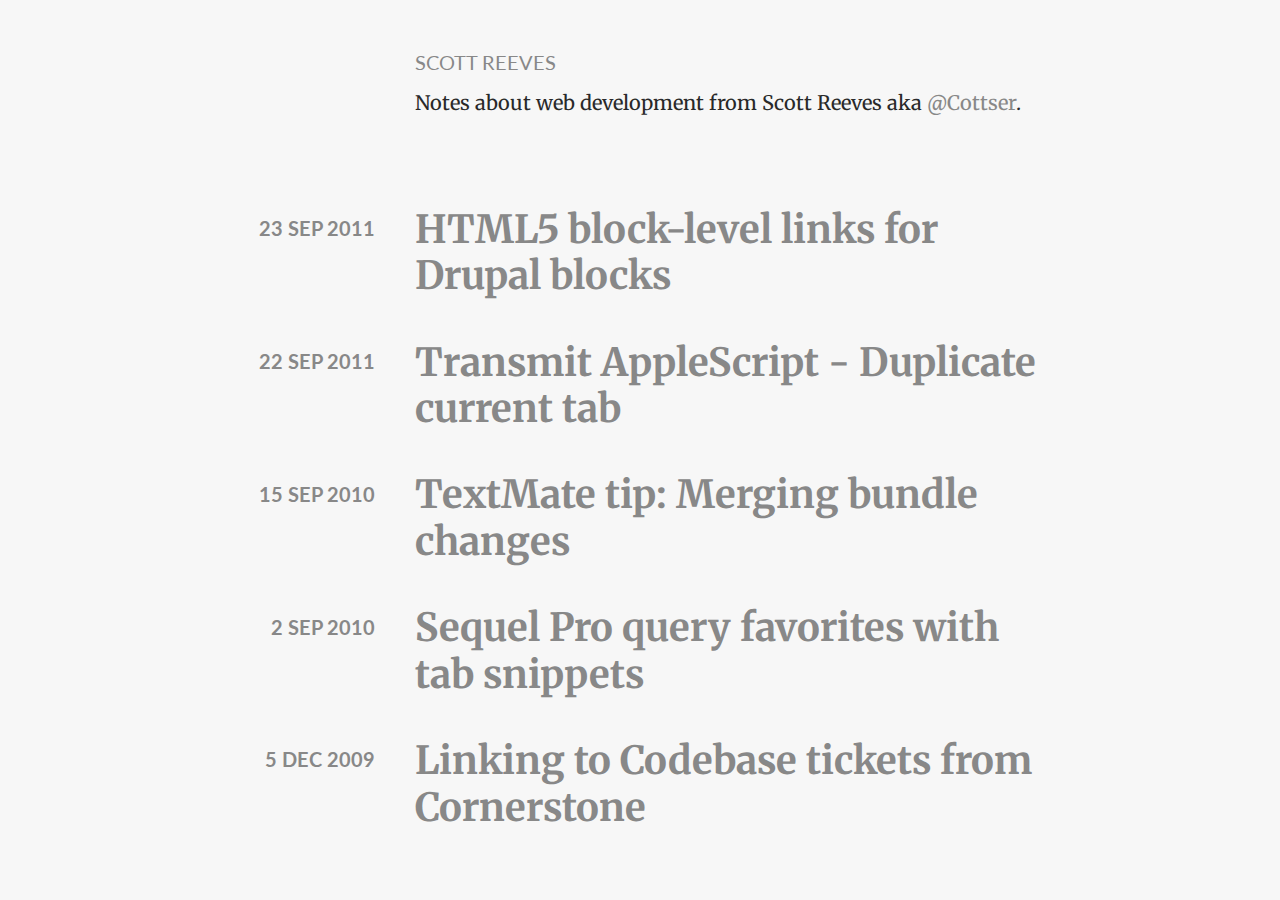
<file: index.html>
<!DOCTYPE html>
<html lang="en" dir="ltr">


<!-- Mirrored from scottreev.es/ by HTTrack Website Copier/3.x [XR&CO'2014], Fri, 13 Apr 2018 20:20:06 GMT -->
<!-- Added by HTTrack --><meta http-equiv="content-type" content="text/html;charset=utf-8" /><!-- /Added by HTTrack -->
<head profile="http://www.w3.org/1999/xhtml/vocab">
  <meta http-equiv="Content-Type" content="text/html; charset=utf-8" />
<meta name="viewport" content="width=device-width" />
<link rel="shortcut icon" href="/sites/default/files/favicon/index.ico" type="image/vnd.microsoft.icon" />
  <title>Scott Reeves | Notes about web development.</title>
  <link type="text/css" rel="stylesheet" href="/sites/default/files/css/css_xE-rWrJf-fncB6ztZfd2huxqgxu4WO-qwma6Xer30m4/index.css" media="all" />
<link type="text/css" rel="stylesheet" href="/sites/default/files/css/css_sdyyIuqV_D0sgcuYxlQjQRjXrhAHul_ByaHN6dBpqGw/index.css" media="all" />
<link type="text/css" rel="stylesheet" href="/sites/default/files/css/css_7R577oMS4cSXMKmhPWrnoZgq6iut-vYvP77fhCusy6c/index.css" media="all" />
<link type="text/css" rel="stylesheet" href="//fonts.googleapis.com/css?family=Merriweather:400italic,400,700|Lato|Inconsolata" media="all" />
<link type="text/css" rel="stylesheet" href="/sites/default/files/css/css_MV40ffLcpIy7KDn-KTc0kUcFIX3cYia2xSERfnfF7us/index.css" media="all" />
<link type="text/css" rel="stylesheet" href="/sites/default/files/css/css_kQIHW8IK05QcGoiSDUbtiixB0pjbcFlzvvbXhazGTv8/index.css" media="all" />
  <script type="text/javascript" src="/sites/default/files/js/js_UWQINlriydSoeSiGQxToOUdv493zEa7dpsXC1OtYlZU/index.js"></script>
<script type="text/javascript" src="/sites/default/files/js/js_JvoCK6J4Oqu8yaspRhg59lHcx6LPBC2e7sqNRaV-aWk/index.js"></script>
<script type="text/javascript">
<!--//--><![CDATA[//><!--
jQuery.extend(Drupal.settings, {"basePath":"\/","pathPrefix":"","ajaxPageState":{"theme":"writer","theme_token":"TvGVI5WSLjoibOAydbXDgRPzp3pyO5DhNLnsVTxuLQg","js":{"misc\/jquery.js":1,"misc\/jquery.once.js":1,"misc\/drupal.js":1,"sites\/all\/themes\/writer\/js\/script.js":1},"css":{"modules\/system\/system.base.css":1,"modules\/system\/system.menus.css":1,"modules\/system\/system.messages.css":1,"modules\/system\/system.theme.css":1,"modules\/field\/theme\/field.css":1,"modules\/node\/node.css":1,"modules\/search\/search.css":1,"modules\/user\/user.css":1,"sites\/all\/modules\/custom\/codefilter\/codefilter.css":1,"sites\/all\/modules\/contrib\/ctools\/css\/ctools.css":1,"http:\/\/fonts.googleapis.com\/css?family=Merriweather:400italic,400,700|Lato|Inconsolata":1,"sites\/all\/themes\/writer\/css\/style.css":1,"sites\/all\/themes\/writer\/css\/simple-format.css":1}}});
//--><!]]>
</script>

</head>
<body class="html front not-logged-in no-sidebars page-node" >
  <div id="skip-link">
    <a href="#main-content" class="element-invisible element-focusable">Skip to main content</a>
  </div>

<div id="wrapper">
    <header id="site-header">
  	<div class="head-wrap clearfix">
	    <h1 id="site-name">
	     <a href="index.html">Scott Reeves</a>
	    </h1>
      <nav id="main-nav">
              </nav>
	  </div>
	  <div class="region region-header">
    <div id="block-block-1" class="block block-block">


  <div class="content">
    <p>Notes about web development from Scott Reeves aka <a href="https://twitter.com/Cottser">@Cottser</a>.</p>
  </div>
</div>
  </div>
  </header>
    <section class="main-content">
  	  	<a id="main-content"></a>
  	            <div class="tabs"></div>              <div class="region region-content">
    <div id="block-system-main" class="block block-system">


  <div class="content">
    <div id="node-1" class="node node-blog node-promoted node-teaser clearfix">

      <div class="date-wrap">
            <h2><a href="html5-block-level-links-drupal-blocks/index.html">HTML5 block-level links for Drupal blocks</a></h2>
                        <time class="submitted date" datetime="2011-09-23 21:36:04">23 Sep 2011</time>
            </div>
  </div>
<div id="node-2" class="node node-blog node-promoted node-teaser clearfix">

      <div class="date-wrap">
            <h2><a href="transmit-applescript-duplicate-current-tab/index.html">Transmit AppleScript - Duplicate current tab</a></h2>
                        <time class="submitted date" datetime="2011-09-22 19:29:09">22 Sep 2011</time>
            </div>
  </div>
<div id="node-3" class="node node-blog node-promoted node-teaser clearfix">

      <div class="date-wrap">
            <h2><a href="textmate-tip-merging-bundle-changes/index.html">TextMate tip: Merging bundle changes</a></h2>
                        <time class="submitted date" datetime="2010-09-15 00:00:00">15 Sep 2010</time>
            </div>
  </div>
<div id="node-4" class="node node-blog node-promoted node-teaser clearfix">

      <div class="date-wrap">
            <h2><a href="sequel-pro-query-favorites-tab-snippets/index.html">Sequel Pro query favorites with tab snippets</a></h2>
                        <time class="submitted date" datetime="2010-09-02 13:26:34">2 Sep 2010</time>
            </div>
  </div>
<div id="node-5" class="node node-blog node-promoted node-teaser clearfix">

      <div class="date-wrap">
            <h2><a href="linking-codebase-tickets-cornerstone/index.html">Linking to Codebase tickets from Cornerstone</a></h2>
                        <time class="submitted date" datetime="2009-12-05 00:00:00">5 Dec 2009</time>
            </div>
  </div>
  </div>
</div>
  </div>
  </section>

</div> <!-- end wrapper -->
  </body>

<!-- Mirrored from scottreev.es/ by HTTrack Website Copier/3.x [XR&CO'2014], Fri, 13 Apr 2018 20:20:40 GMT -->
</html>
</file>
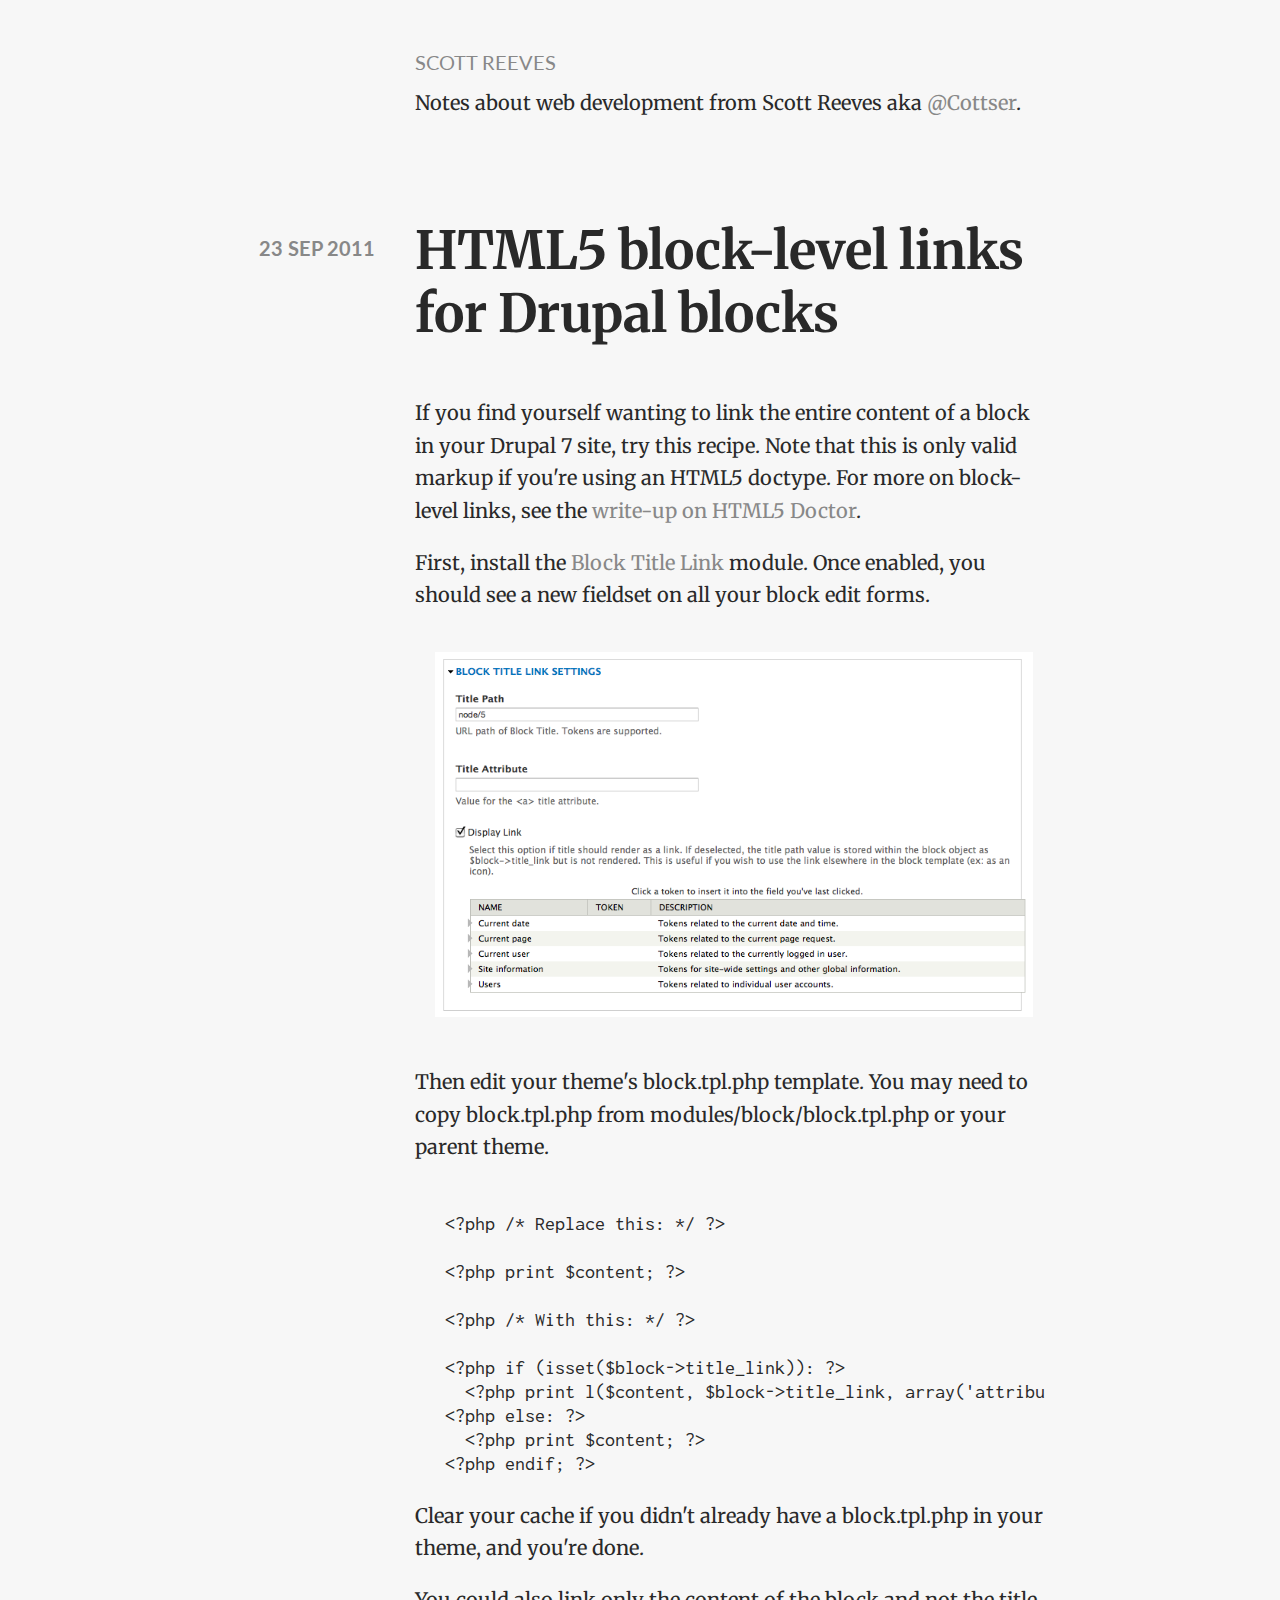
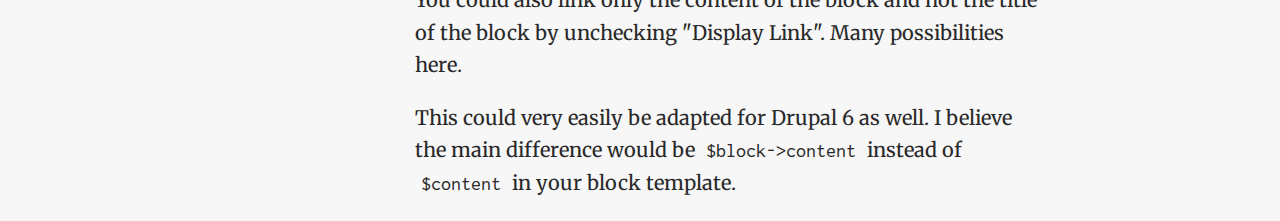
<file: html5-block-level-links-drupal-blocks/index.html>
<!DOCTYPE html>
<html lang="en" dir="ltr">


<!-- Mirrored from scottreev.es/html5-block-level-links-drupal-blocks by HTTrack Website Copier/3.x [XR&CO'2014], Fri, 13 Apr 2018 20:20:56 GMT -->
<!-- Added by HTTrack --><meta http-equiv="content-type" content="text/html;charset=utf-8" /><!-- /Added by HTTrack -->
<head profile="http://www.w3.org/1999/xhtml/vocab">
  <meta http-equiv="Content-Type" content="text/html; charset=utf-8" />
<meta name="viewport" content="width=device-width" />
<link rel="shortcut icon" href="../sites/default/files/favicon/index.ico" type="image/vnd.microsoft.icon" />
<link rel="canonical" href="index.html" />
<link rel="shortlink" href="index.html" />
  <title>HTML5 block-level links for Drupal blocks | Scott Reeves</title>
  <link type="text/css" rel="stylesheet" href="../sites/default/files/css/css_xE-rWrJf-fncB6ztZfd2huxqgxu4WO-qwma6Xer30m4/index.css" media="all" />
<link type="text/css" rel="stylesheet" href="../sites/default/files/css/css_sdyyIuqV_D0sgcuYxlQjQRjXrhAHul_ByaHN6dBpqGw/index.css" media="all" />
<link type="text/css" rel="stylesheet" href="../sites/default/files/css/css_7R577oMS4cSXMKmhPWrnoZgq6iut-vYvP77fhCusy6c/index.css" media="all" />
<link type="text/css" rel="stylesheet" href="//fonts.googleapis.com/css?family=Merriweather:400italic,400,700|Lato|Inconsolata" media="all" />
<link type="text/css" rel="stylesheet" href="../sites/default/files/css/css_MV40ffLcpIy7KDn-KTc0kUcFIX3cYia2xSERfnfF7us/index.css" media="all" />
<link type="text/css" rel="stylesheet" href="../sites/default/files/css/css_kQIHW8IK05QcGoiSDUbtiixB0pjbcFlzvvbXhazGTv8/index.css" media="all" />
  <script type="text/javascript" src="/sites/default/files/js/js_UWQINlriydSoeSiGQxToOUdv493zEa7dpsXC1OtYlZU/index.js"></script>
<script type="text/javascript" src="/sites/default/files/js/js_JvoCK6J4Oqu8yaspRhg59lHcx6LPBC2e7sqNRaV-aWk/index.js"></script>
<script type="text/javascript">
<!--//--><![CDATA[//><!--
jQuery.extend(Drupal.settings, {"basePath":"\/","pathPrefix":"","ajaxPageState":{"theme":"writer","theme_token":"A2QOHYq-YgidgCwG_LwJ2h9xapvj4fb_xTrITi9jZBA","js":{"misc\/jquery.js":1,"misc\/jquery.once.js":1,"misc\/drupal.js":1,"sites\/all\/themes\/writer\/js\/script.js":1},"css":{"modules\/system\/system.base.css":1,"modules\/system\/system.menus.css":1,"modules\/system\/system.messages.css":1,"modules\/system\/system.theme.css":1,"modules\/field\/theme\/field.css":1,"modules\/node\/node.css":1,"modules\/search\/search.css":1,"modules\/user\/user.css":1,"sites\/all\/modules\/custom\/codefilter\/codefilter.css":1,"sites\/all\/modules\/contrib\/ctools\/css\/ctools.css":1,"http:\/\/fonts.googleapis.com\/css?family=Merriweather:400italic,400,700|Lato|Inconsolata":1,"sites\/all\/themes\/writer\/css\/style.css":1,"sites\/all\/themes\/writer\/css\/simple-format.css":1}}});
//--><!]]>
</script>

</head>
<body class="html not-front not-logged-in no-sidebars page-node page-node- page-node-1 node-type-blog" >
  <div id="skip-link">
    <a href="#main-content" class="element-invisible element-focusable">Skip to main content</a>
  </div>

<div id="wrapper">
    <header id="site-header">
  	<div class="head-wrap clearfix">
	    <h1 id="site-name">
	     <a href="../index.html">Scott Reeves</a>
	    </h1>
      <nav id="main-nav">
              </nav>
	  </div>
	  <div class="region region-header">
    <div id="block-block-1" class="block block-block">


  <div class="content">
    <p>Notes about web development from Scott Reeves aka <a href="https://twitter.com/Cottser">@Cottser</a>.</p>
  </div>
</div>
  </div>
  </header>
    <section class="main-content">
  	  	<a id="main-content"></a>
  	    <h1 class="title" id="page-title">HTML5 block-level links for Drupal blocks</h1>        <div class="tabs"></div>              <div class="region region-content">
    <div id="block-system-main" class="block block-system">


  <div class="content">
    <div id="node-1" class="node node-blog node-promoted clearfix">

      <div class="meta">
            <time class="submitted date" datetime="2011-09-23 21:36:04">23 Sep 2011</time>
          </div>
    <div class="content">
      <div class="field field-name-body field-type-text-with-summary field-label-hidden"><div class="field-items"><div class="field-item even"><p>If you find yourself wanting to link the entire content of a block in your Drupal 7 site, try this recipe. Note that this is only valid markup if you're using an HTML5 doctype. For more on block-level links, see the <a href="http://html5doctor.com/block-level-links-in-html-5/">write-up on HTML5 Doctor</a>.</p>

<p>First, install the <a href="http://drupal.org/project/block_titlelink">Block Title Link</a> module. Once enabled, you should see a new fieldset on all your block edit forms.</p>

<p><img src="/sites/default/files/posts/2012/block-title-link-fieldset/index.png" alt="Block Title Link fieldset" /></p>

<p>Then edit your theme's block.tpl.php template. You may need to copy block.tpl.php from modules/block/block.tpl.php or your parent theme.</p>

<pre><code class="language-clike">
&lt;?php /* Replace this: */ ?&gt;

&lt;?php print $content; ?&gt;

&lt;?php /* With this: */ ?&gt;

&lt;?php if (isset($block-&gt;title_link)): ?&gt;
  &lt;?php print l($content, $block-&gt;title_link, array(&#039;attributes&#039; =&gt; array(&#039;title&#039; =&gt; $block-&gt;title_link_title), &#039;html&#039; =&gt; TRUE)); ?&gt;
&lt;?php else: ?&gt;
  &lt;?php print $content; ?&gt;
&lt;?php endif; ?&gt;
</code></pre>

<p>Clear your cache if you didn't already have a block.tpl.php in your theme, and you're done.</p>

<p>You could also link only the content of the block and not the title of the block by unchecking "Display Link". Many possibilities here.</p>

<p>This could very easily be adapted for Drupal 6 as well. I believe the main difference would be <code class="language-clike">$block->content</code> instead of <code class="language-clike">$content</code> in your block template.</p>
</div></div></div>    </div>
          </div>
  </div>
</div>
  </div>
  </section>

</div> <!-- end wrapper -->
  </body>

<!-- Mirrored from scottreev.es/html5-block-level-links-drupal-blocks by HTTrack Website Copier/3.x [XR&CO'2014], Fri, 13 Apr 2018 20:20:58 GMT -->
</html>
</file>
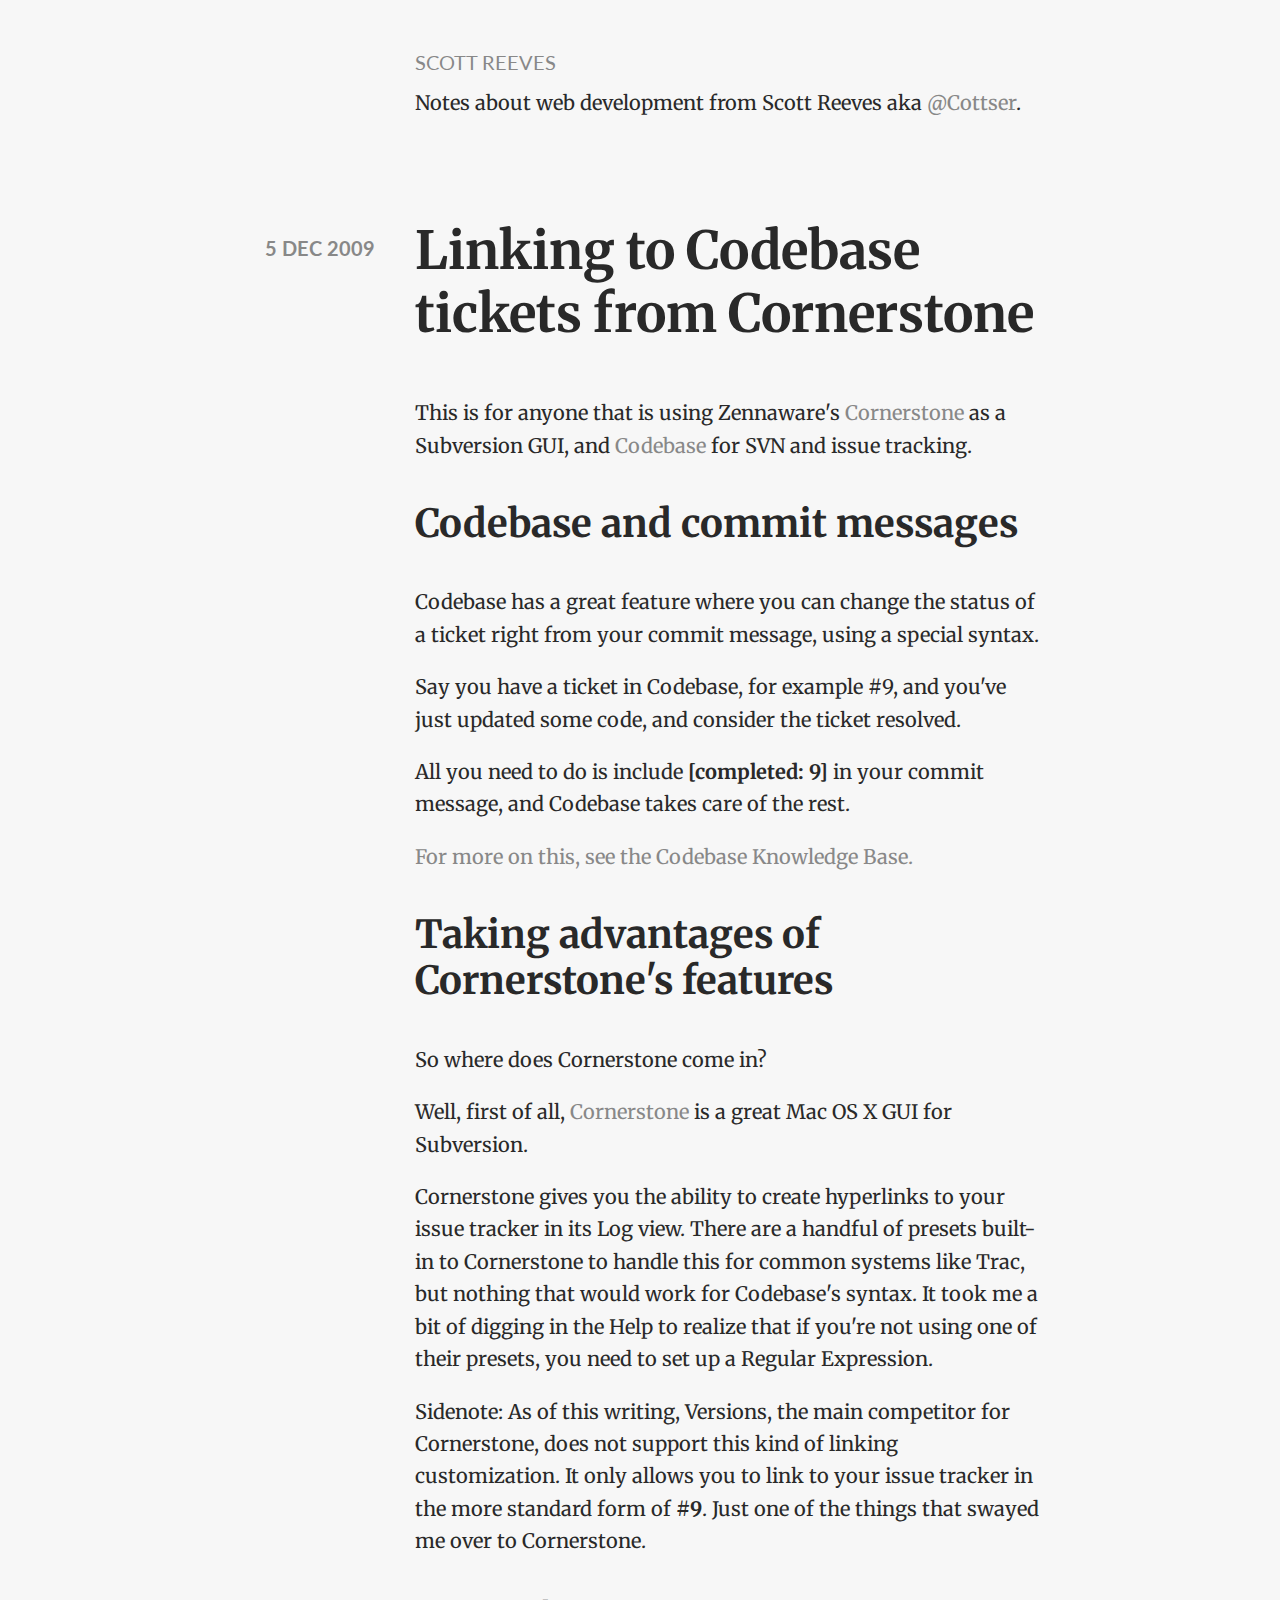
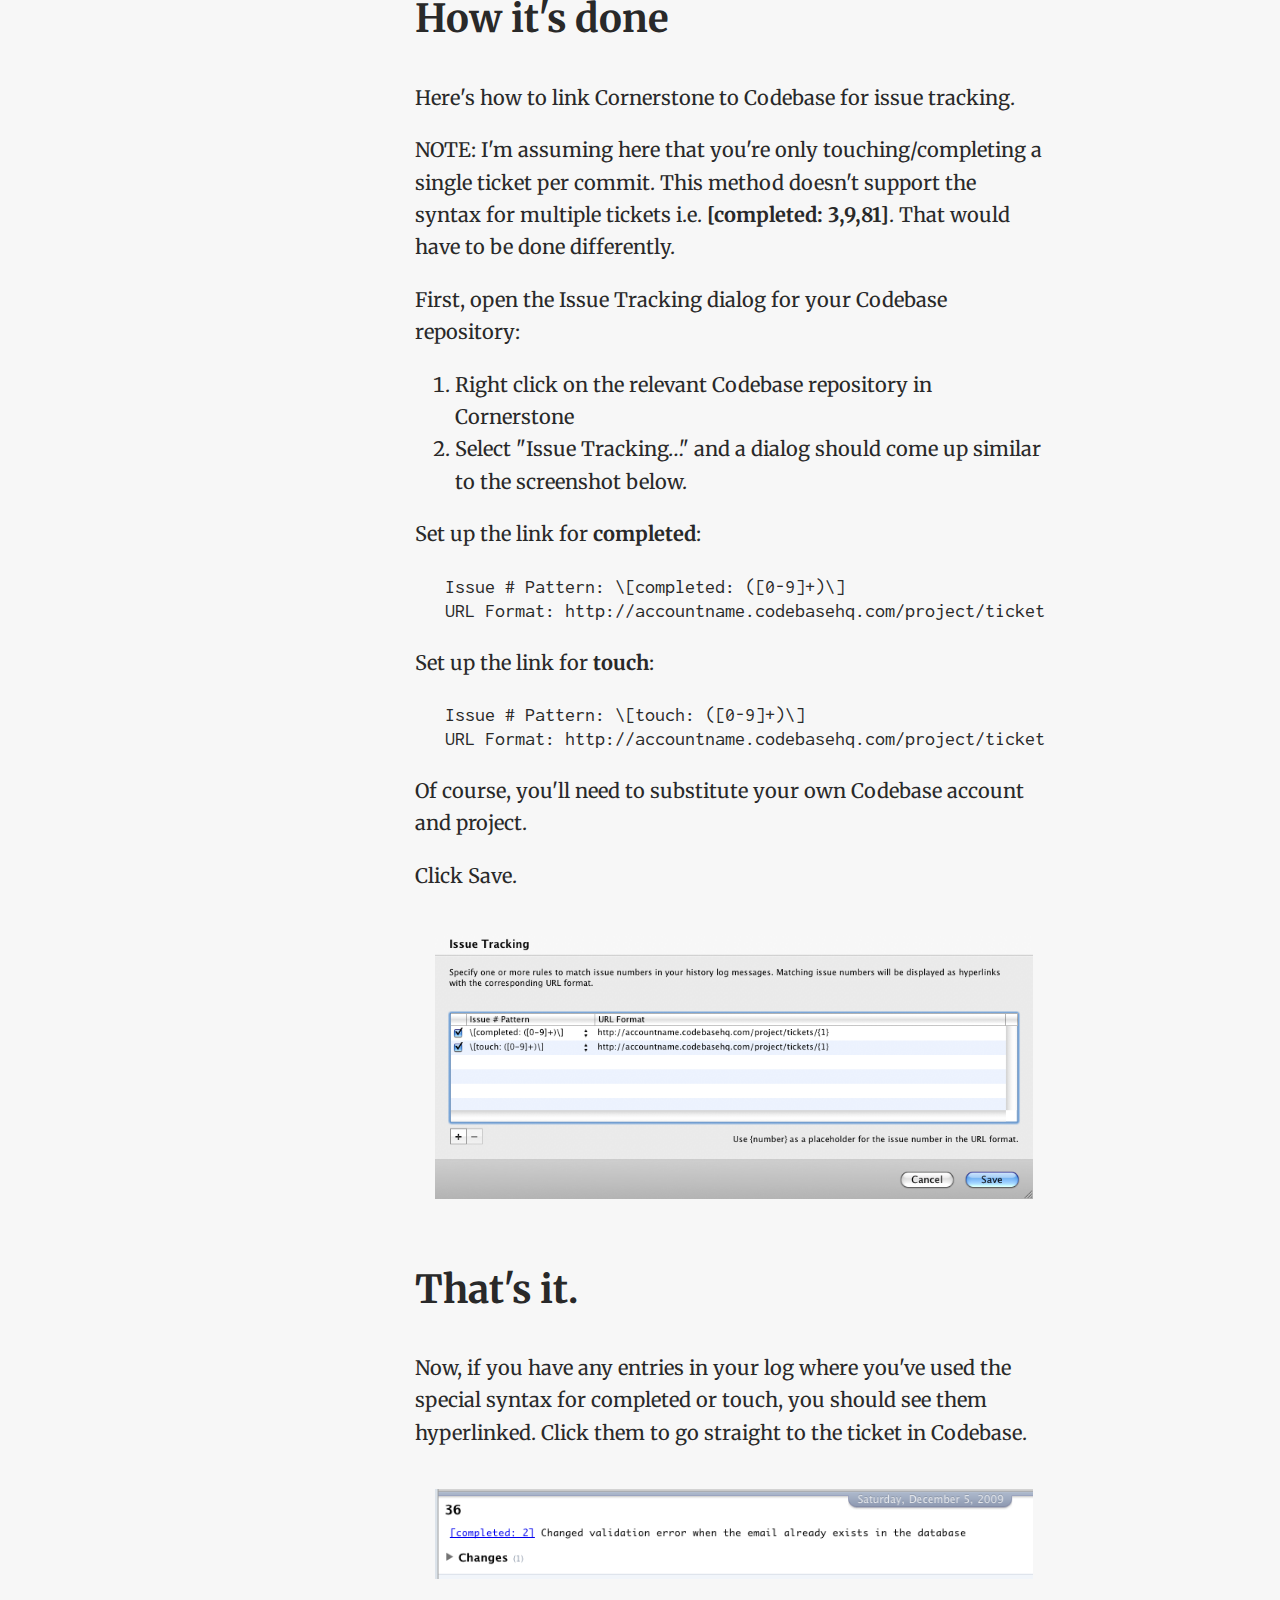
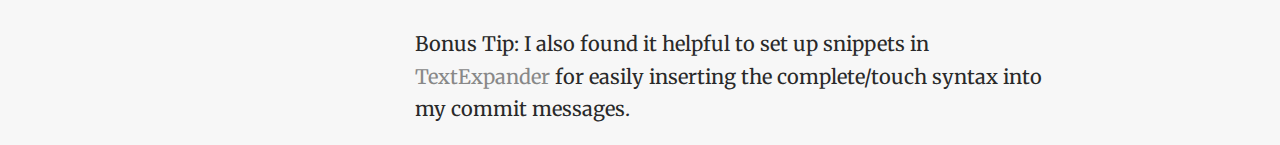
<file: linking-codebase-tickets-cornerstone/index.html>
<!DOCTYPE html>
<html lang="en" dir="ltr">


<!-- Mirrored from scottreev.es/linking-codebase-tickets-cornerstone by HTTrack Website Copier/3.x [XR&CO'2014], Fri, 13 Apr 2018 20:21:03 GMT -->
<!-- Added by HTTrack --><meta http-equiv="content-type" content="text/html;charset=utf-8" /><!-- /Added by HTTrack -->
<head profile="http://www.w3.org/1999/xhtml/vocab">
  <meta http-equiv="Content-Type" content="text/html; charset=utf-8" />
<meta name="viewport" content="width=device-width" />
<link rel="shortcut icon" href="../sites/default/files/favicon/index.ico" type="image/vnd.microsoft.icon" />
<link rel="canonical" href="index.html" />
<link rel="shortlink" href="index.html" />
  <title>Linking to Codebase tickets from Cornerstone | Scott Reeves</title>
  <link type="text/css" rel="stylesheet" href="../sites/default/files/css/css_xE-rWrJf-fncB6ztZfd2huxqgxu4WO-qwma6Xer30m4/index.css" media="all" />
<link type="text/css" rel="stylesheet" href="../sites/default/files/css/css_sdyyIuqV_D0sgcuYxlQjQRjXrhAHul_ByaHN6dBpqGw/index.css" media="all" />
<link type="text/css" rel="stylesheet" href="../sites/default/files/css/css_7R577oMS4cSXMKmhPWrnoZgq6iut-vYvP77fhCusy6c/index.css" media="all" />
<link type="text/css" rel="stylesheet" href="//fonts.googleapis.com/css?family=Merriweather:400italic,400,700|Lato|Inconsolata" media="all" />
<link type="text/css" rel="stylesheet" href="../sites/default/files/css/css_MV40ffLcpIy7KDn-KTc0kUcFIX3cYia2xSERfnfF7us/index.css" media="all" />
<link type="text/css" rel="stylesheet" href="../sites/default/files/css/css_kQIHW8IK05QcGoiSDUbtiixB0pjbcFlzvvbXhazGTv8/index.css" media="all" />
  <script type="text/javascript" src="/sites/default/files/js/js_UWQINlriydSoeSiGQxToOUdv493zEa7dpsXC1OtYlZU/index.js"></script>
<script type="text/javascript" src="/sites/default/files/js/js_JvoCK6J4Oqu8yaspRhg59lHcx6LPBC2e7sqNRaV-aWk/index.js"></script>
<script type="text/javascript">
<!--//--><![CDATA[//><!--
jQuery.extend(Drupal.settings, {"basePath":"\/","pathPrefix":"","ajaxPageState":{"theme":"writer","theme_token":"4Zyeq6ukryhd14QmSt1wp49Z8Sl0x8eosgBL9aK7374","js":{"misc\/jquery.js":1,"misc\/jquery.once.js":1,"misc\/drupal.js":1,"sites\/all\/themes\/writer\/js\/script.js":1},"css":{"modules\/system\/system.base.css":1,"modules\/system\/system.menus.css":1,"modules\/system\/system.messages.css":1,"modules\/system\/system.theme.css":1,"modules\/field\/theme\/field.css":1,"modules\/node\/node.css":1,"modules\/search\/search.css":1,"modules\/user\/user.css":1,"sites\/all\/modules\/custom\/codefilter\/codefilter.css":1,"sites\/all\/modules\/contrib\/ctools\/css\/ctools.css":1,"http:\/\/fonts.googleapis.com\/css?family=Merriweather:400italic,400,700|Lato|Inconsolata":1,"sites\/all\/themes\/writer\/css\/style.css":1,"sites\/all\/themes\/writer\/css\/simple-format.css":1}}});
//--><!]]>
</script>

</head>
<body class="html not-front not-logged-in no-sidebars page-node page-node- page-node-5 node-type-blog" >
  <div id="skip-link">
    <a href="#main-content" class="element-invisible element-focusable">Skip to main content</a>
  </div>

<div id="wrapper">
    <header id="site-header">
  	<div class="head-wrap clearfix">
	    <h1 id="site-name">
	     <a href="../index.html">Scott Reeves</a>
	    </h1>
      <nav id="main-nav">
              </nav>
	  </div>
	  <div class="region region-header">
    <div id="block-block-1" class="block block-block">


  <div class="content">
    <p>Notes about web development from Scott Reeves aka <a href="https://twitter.com/Cottser">@Cottser</a>.</p>
  </div>
</div>
  </div>
  </header>
    <section class="main-content">
  	  	<a id="main-content"></a>
  	    <h1 class="title" id="page-title">Linking to Codebase tickets from Cornerstone</h1>        <div class="tabs"></div>              <div class="region region-content">
    <div id="block-system-main" class="block block-system">


  <div class="content">
    <div id="node-5" class="node node-blog node-promoted clearfix">

      <div class="meta">
            <time class="submitted date" datetime="2009-12-05 00:00:00">5 Dec 2009</time>
          </div>
    <div class="content">
      <div class="field field-name-body field-type-text-with-summary field-label-hidden"><div class="field-items"><div class="field-item even"><p>This is for anyone that is using Zennaware's <a href="http://www.zennaware.com/cornerstone/">Cornerstone</a> as a Subversion GUI, and <a href="http://www.codebasehq.com/">Codebase</a> for SVN and issue tracking.</p>

<h2>Codebase and commit messages</h2>

<p>Codebase has a great feature where you can change the status of a ticket right from your commit message, using a special syntax.</p>

<p>Say you have a ticket in Codebase, for example #9, and you've just updated some code, and consider the ticket resolved.</p>

<p>All you need to do is include <strong>[completed: 9]</strong> in your commit message, and Codebase takes care of the rest.</p>

<p><a href="http://www.codebasehq.com/help/other-features/changing-ticket-statuses-from-commit-messages">For more on this, see the Codebase Knowledge Base.</a></p>

<h2>Taking advantages of Cornerstone's features</h2>

<p>So where does Cornerstone come in?</p>

<p>Well, first of all, <a href="http://www.zennaware.com/cornerstone/">Cornerstone</a> is a great Mac OS X GUI for Subversion.</p>

<p>Cornerstone gives you the ability to create hyperlinks to your issue tracker in its Log view. There are a handful of presets built-in to Cornerstone to handle this for common systems like Trac, but nothing that would work for Codebase's syntax. It took me a bit of digging in the Help to realize that if you're not using one of their presets, you need to set up a Regular Expression.</p>

<p>Sidenote: As of this writing, Versions, the main competitor for Cornerstone, does not support this kind of linking customization. It only allows you to link to your issue tracker in the more standard form of <strong>#9</strong>. Just one of the things that swayed me over to Cornerstone.</p>

<h2>How it's done</h2>

<p>Here's how to link Cornerstone to Codebase for issue tracking.</p>

<p>NOTE: I'm assuming here that you're only touching/completing a single ticket per commit. This method doesn't support the syntax for multiple tickets i.e. <strong>[completed: 3,9,81]</strong>. That would have to be done differently.</p>

<p>First, open the Issue Tracking dialog for your Codebase repository:</p>

<ol>
<li>Right click on the relevant Codebase repository in Cornerstone</li>
<li>Select "Issue Tracking…" and a dialog should come up similar to the screenshot below.</li>
</ol>

<p>Set up the link for <strong>completed</strong>:</p>

<pre>
Issue # Pattern: \[completed: ([0-9]+)\]
URL Format: http://accountname.codebasehq.com/project/tickets/{1}
</pre>

<p>Set up the link for <strong>touch</strong>:</p>

<pre>
Issue # Pattern: \[touch: ([0-9]+)\]
URL Format: http://accountname.codebasehq.com/project/tickets/{1}
</pre>

<p>Of course, you'll need to substitute your own Codebase account and project.</p>

<p>Click Save.</p>

<p><img src="/sites/default/files/posts/2009/cornerstone-issue-tracking/index.png" alt="Cornerstone issue tracking settings" /></p>

<h2>That's it.</h2>

<p>Now, if you have any entries in your log where you've used the special syntax for completed or touch, you should see them hyperlinked. Click them to go straight to the ticket in Codebase.</p>

<p><img src="/sites/default/files/posts/2009/cornerstone-commit-link/index.png" alt="Cornerstone linked commit message" /></p>

<p>Bonus Tip: I also found it helpful to set up snippets in <a href="http://www.smileonmymac.com/TextExpander/">TextExpander</a> for easily inserting the complete/touch syntax into my commit messages.</p>
</div></div></div>    </div>
          </div>
  </div>
</div>
  </div>
  </section>

</div> <!-- end wrapper -->
  </body>

<!-- Mirrored from scottreev.es/linking-codebase-tickets-cornerstone by HTTrack Website Copier/3.x [XR&CO'2014], Fri, 13 Apr 2018 20:21:06 GMT -->
</html>
</file>
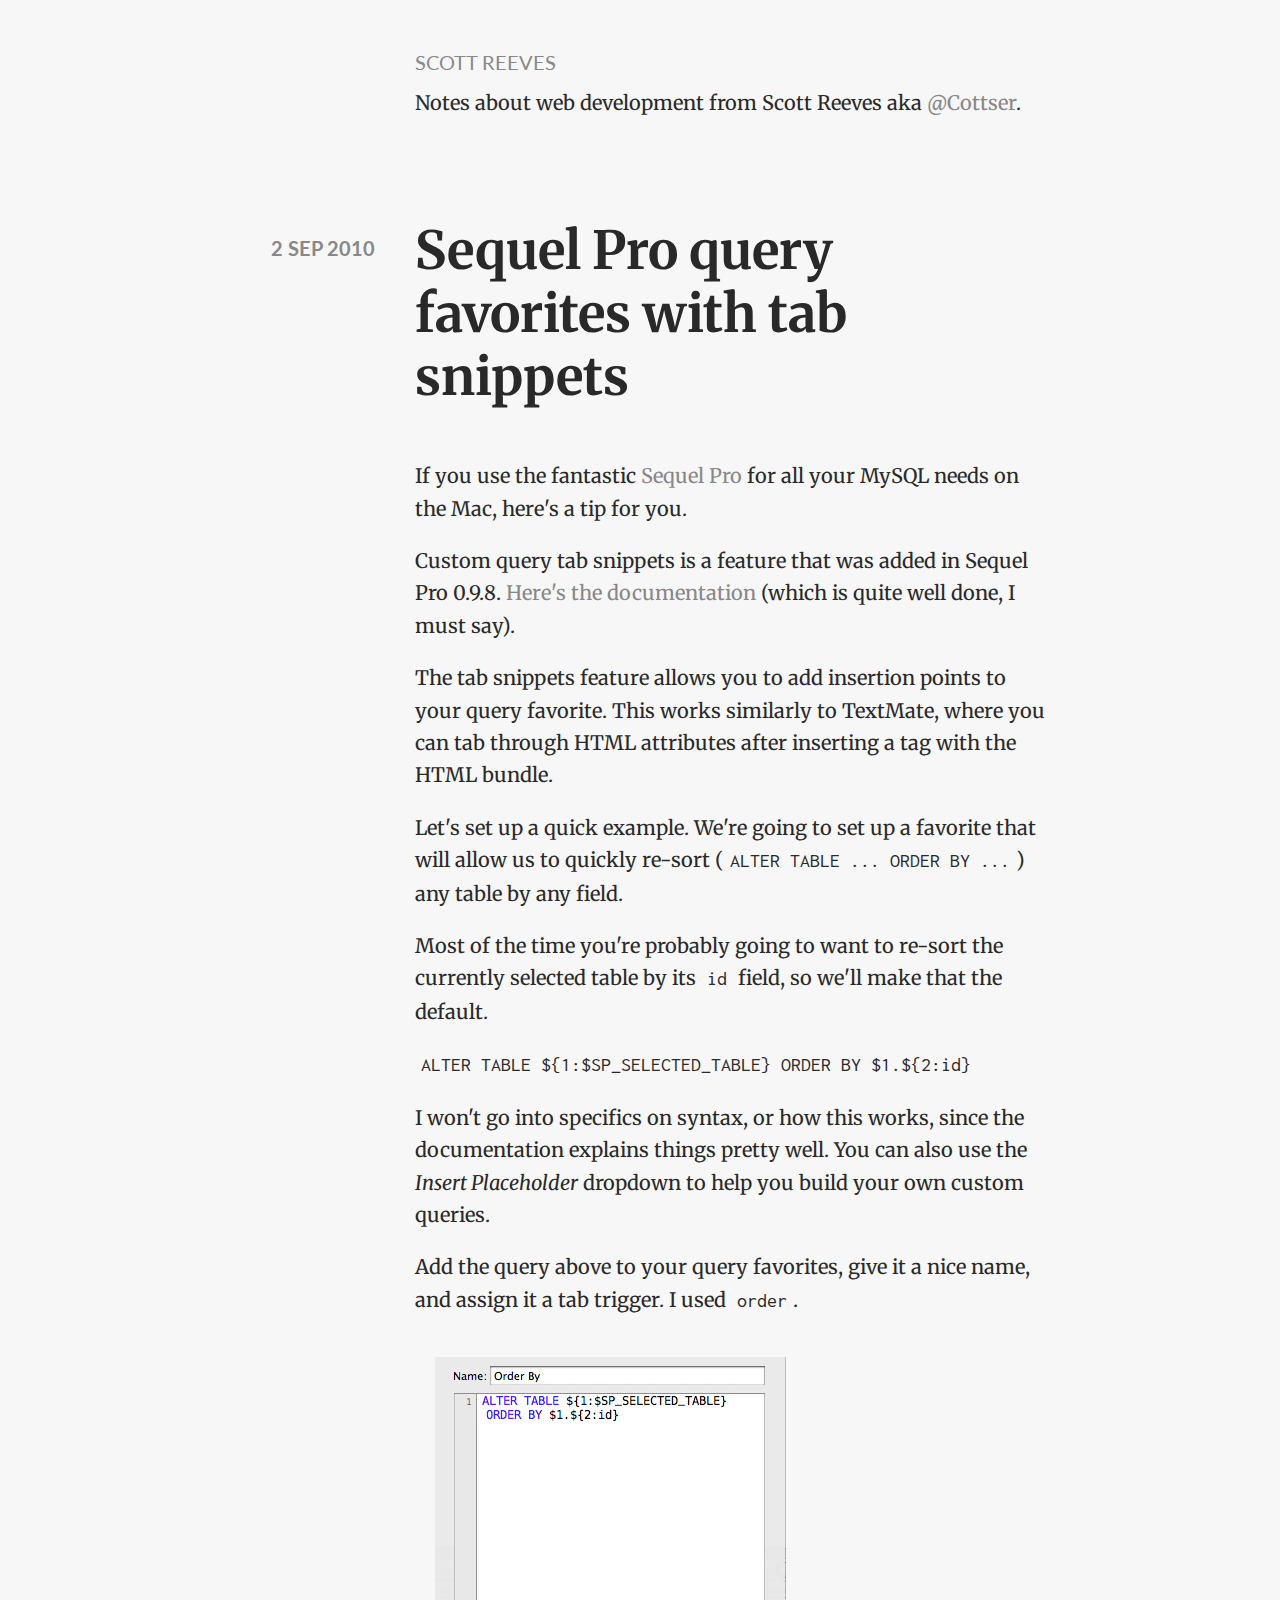
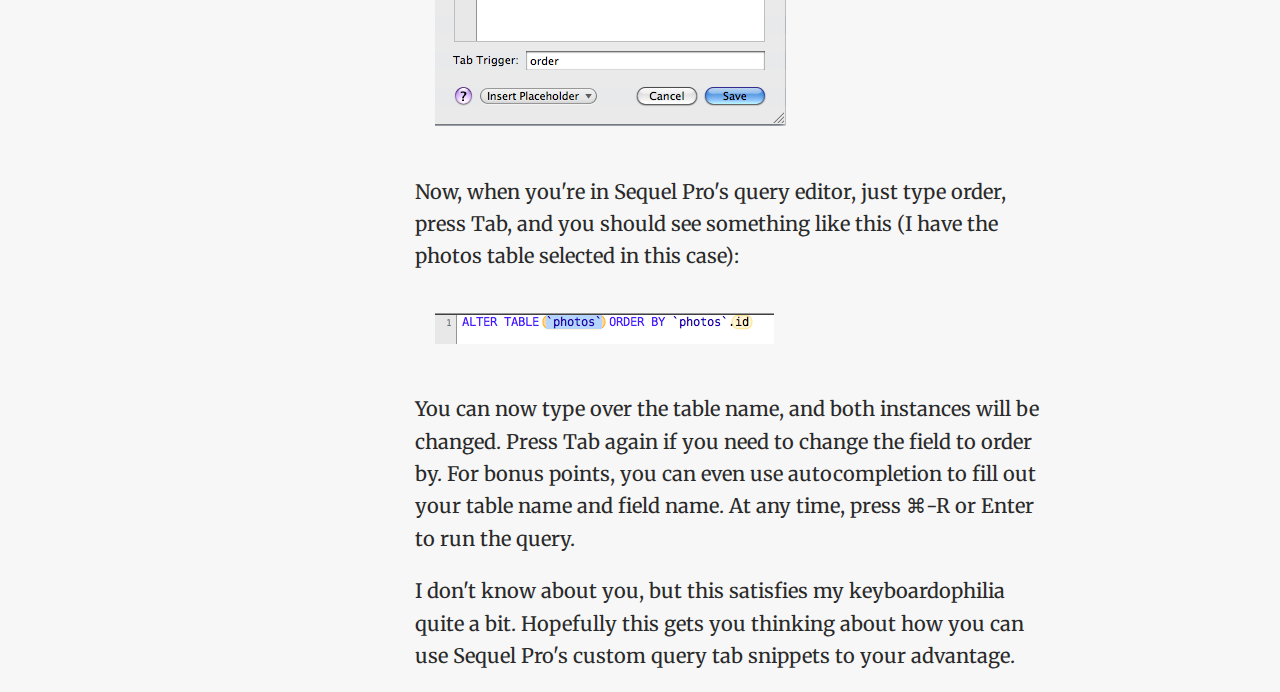
<file: sequel-pro-query-favorites-tab-snippets/index.html>
<!DOCTYPE html>
<html lang="en" dir="ltr">


<!-- Mirrored from scottreev.es/sequel-pro-query-favorites-tab-snippets by HTTrack Website Copier/3.x [XR&CO'2014], Fri, 13 Apr 2018 20:21:00 GMT -->
<!-- Added by HTTrack --><meta http-equiv="content-type" content="text/html;charset=utf-8" /><!-- /Added by HTTrack -->
<head profile="http://www.w3.org/1999/xhtml/vocab">
  <meta http-equiv="Content-Type" content="text/html; charset=utf-8" />
<meta name="viewport" content="width=device-width" />
<link rel="shortcut icon" href="../sites/default/files/favicon/index.ico" type="image/vnd.microsoft.icon" />
<link rel="canonical" href="index.html" />
<link rel="shortlink" href="index.html" />
  <title>Sequel Pro query favorites with tab snippets | Scott Reeves</title>
  <link type="text/css" rel="stylesheet" href="../sites/default/files/css/css_xE-rWrJf-fncB6ztZfd2huxqgxu4WO-qwma6Xer30m4/index.css" media="all" />
<link type="text/css" rel="stylesheet" href="../sites/default/files/css/css_sdyyIuqV_D0sgcuYxlQjQRjXrhAHul_ByaHN6dBpqGw/index.css" media="all" />
<link type="text/css" rel="stylesheet" href="../sites/default/files/css/css_7R577oMS4cSXMKmhPWrnoZgq6iut-vYvP77fhCusy6c/index.css" media="all" />
<link type="text/css" rel="stylesheet" href="//fonts.googleapis.com/css?family=Merriweather:400italic,400,700|Lato|Inconsolata" media="all" />
<link type="text/css" rel="stylesheet" href="../sites/default/files/css/css_MV40ffLcpIy7KDn-KTc0kUcFIX3cYia2xSERfnfF7us/index.css" media="all" />
<link type="text/css" rel="stylesheet" href="../sites/default/files/css/css_kQIHW8IK05QcGoiSDUbtiixB0pjbcFlzvvbXhazGTv8/index.css" media="all" />
  <script type="text/javascript" src="/sites/default/files/js/js_UWQINlriydSoeSiGQxToOUdv493zEa7dpsXC1OtYlZU/index.js"></script>
<script type="text/javascript" src="/sites/default/files/js/js_JvoCK6J4Oqu8yaspRhg59lHcx6LPBC2e7sqNRaV-aWk/index.js"></script>
<script type="text/javascript">
<!--//--><![CDATA[//><!--
jQuery.extend(Drupal.settings, {"basePath":"\/","pathPrefix":"","ajaxPageState":{"theme":"writer","theme_token":"cujU9RGs02-_HYR4PEjsBSrIAO3x6lHCmlEwwfuTePc","js":{"misc\/jquery.js":1,"misc\/jquery.once.js":1,"misc\/drupal.js":1,"sites\/all\/themes\/writer\/js\/script.js":1},"css":{"modules\/system\/system.base.css":1,"modules\/system\/system.menus.css":1,"modules\/system\/system.messages.css":1,"modules\/system\/system.theme.css":1,"modules\/field\/theme\/field.css":1,"modules\/node\/node.css":1,"modules\/search\/search.css":1,"modules\/user\/user.css":1,"sites\/all\/modules\/custom\/codefilter\/codefilter.css":1,"sites\/all\/modules\/contrib\/ctools\/css\/ctools.css":1,"http:\/\/fonts.googleapis.com\/css?family=Merriweather:400italic,400,700|Lato|Inconsolata":1,"sites\/all\/themes\/writer\/css\/style.css":1,"sites\/all\/themes\/writer\/css\/simple-format.css":1}}});
//--><!]]>
</script>

</head>
<body class="html not-front not-logged-in no-sidebars page-node page-node- page-node-4 node-type-blog" >
  <div id="skip-link">
    <a href="#main-content" class="element-invisible element-focusable">Skip to main content</a>
  </div>

<div id="wrapper">
    <header id="site-header">
  	<div class="head-wrap clearfix">
	    <h1 id="site-name">
	     <a href="../index.html">Scott Reeves</a>
	    </h1>
      <nav id="main-nav">
              </nav>
	  </div>
	  <div class="region region-header">
    <div id="block-block-1" class="block block-block">


  <div class="content">
    <p>Notes about web development from Scott Reeves aka <a href="https://twitter.com/Cottser">@Cottser</a>.</p>
  </div>
</div>
  </div>
  </header>
    <section class="main-content">
  	  	<a id="main-content"></a>
  	    <h1 class="title" id="page-title">Sequel Pro query favorites with tab snippets</h1>        <div class="tabs"></div>              <div class="region region-content">
    <div id="block-system-main" class="block block-system">


  <div class="content">
    <div id="node-4" class="node node-blog node-promoted clearfix">

      <div class="meta">
            <time class="submitted date" datetime="2010-09-02 13:26:34">2 Sep 2010</time>
          </div>
    <div class="content">
      <div class="field field-name-body field-type-text-with-summary field-label-hidden"><div class="field-items"><div class="field-item even"><p>If you use the fantastic <a href="http://www.sequelpro.com/">Sequel Pro</a> for all your MySQL needs on the Mac, here's a tip for you.</p>

<p>Custom query tab snippets is a feature that was added in Sequel Pro 0.9.8. <a href="http://www.sequelpro.com/docs/Query_Favorites">Here's the documentation</a> (which is quite well done, I must say).</p>

<p>The tab snippets feature allows you to add insertion points to your query favorite. This works similarly to TextMate, where you can tab through HTML attributes after inserting a tag with the HTML bundle.</p>

<p>Let's set up a quick example. We're going to set up a favorite that will allow us to quickly re-sort (<code>ALTER TABLE ... ORDER BY ...</code>) any table by any field.</p>

<p>Most of the time you're probably going to want to re-sort the currently selected table by its <code>id</code> field, so we'll make that the default.</p>

<p><code>ALTER TABLE ${1:$SP_SELECTED_TABLE} ORDER BY $1.${2:id}</code></p>

<p>I won't go into specifics on syntax, or how this works, since the documentation explains things pretty well. You can also use the <em>Insert Placeholder</em> dropdown to help you build your own custom queries.</p>

<p>Add the query above to your query favorites, give it a nice name, and assign it a tab trigger. I used <code>order</code>.</p>

<p><img src="/sites/default/files/posts/2010/sequel-pro-order-1/index.png" alt="Tab trigger" /></p>

<p>Now, when you're in Sequel Pro's query editor, just type order, press Tab, and you should see something like this (I have the photos table selected in this case):</p>

<p><img src="/sites/default/files/posts/2010/sequel-pro-order-2/index.png" alt="Snippet example" /></p>

<p>You can now type over the table name, and both instances will be changed. Press Tab again if you need to change the field to order by. For bonus points, you can even use autocompletion to fill out your table name and field name. At any time, press ⌘-R or Enter to run the query.</p>

<p>I don't know about you, but this satisfies my keyboardophilia quite a bit. Hopefully this gets you thinking about how you can use Sequel Pro's custom query tab snippets to your advantage.</p>
</div></div></div>    </div>
          </div>
  </div>
</div>
  </div>
  </section>

</div> <!-- end wrapper -->
  </body>

<!-- Mirrored from scottreev.es/sequel-pro-query-favorites-tab-snippets by HTTrack Website Copier/3.x [XR&CO'2014], Fri, 13 Apr 2018 20:21:03 GMT -->
</html>
</file>
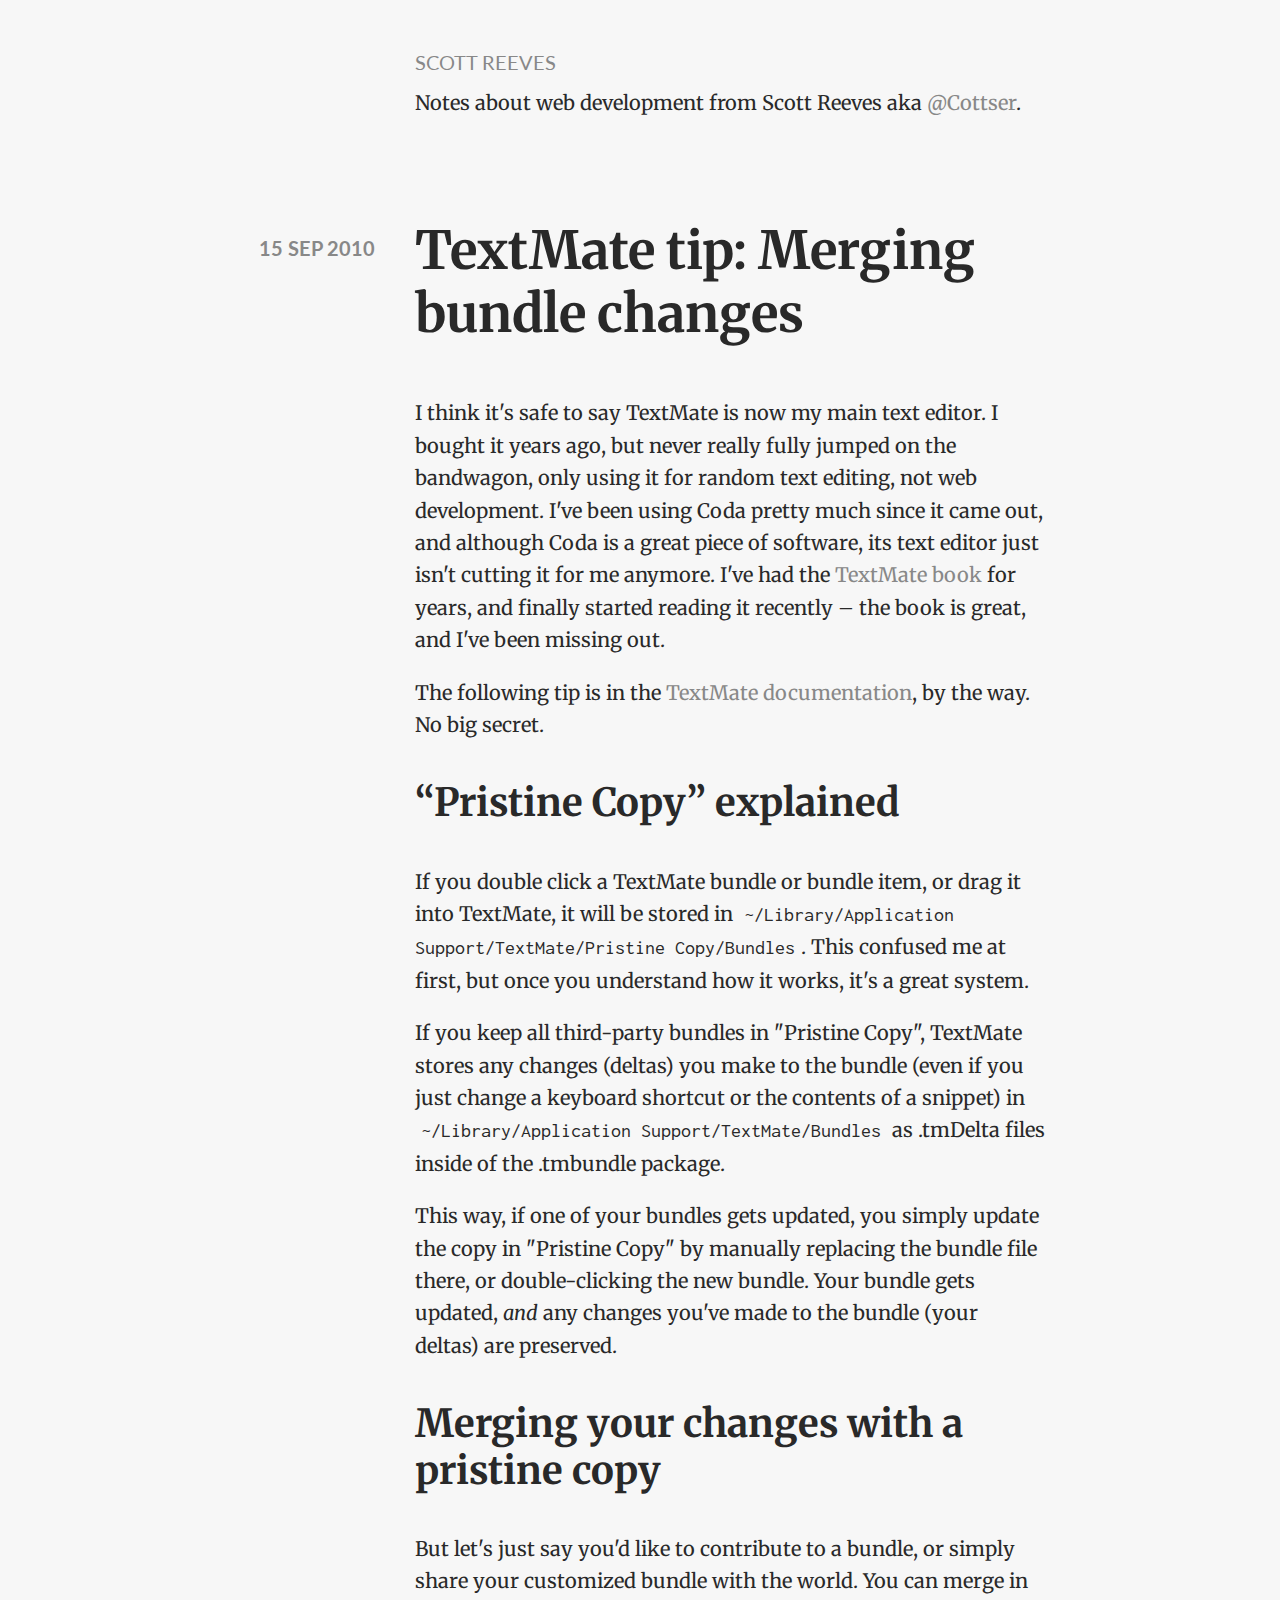
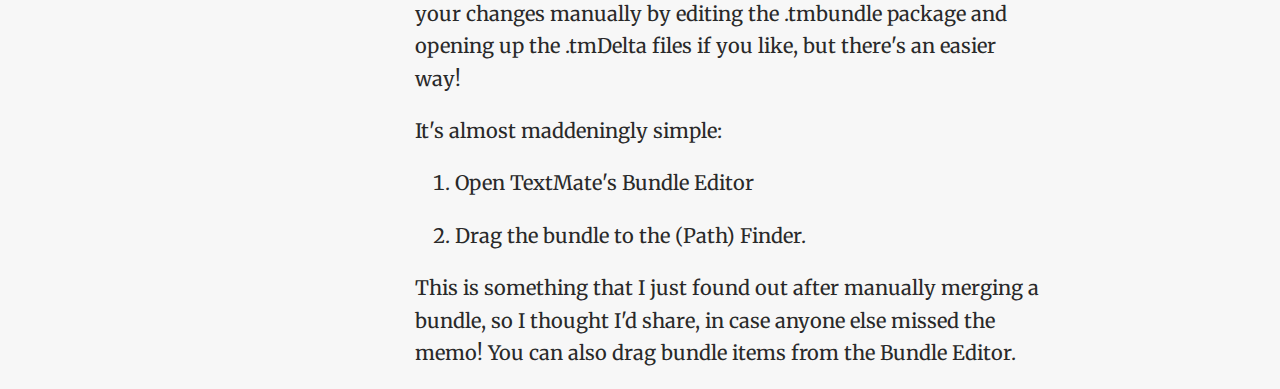
<file: textmate-tip-merging-bundle-changes/index.html>
<!DOCTYPE html>
<html lang="en" dir="ltr">
<head profile="http://www.w3.org/1999/xhtml/vocab">
  <meta http-equiv="Content-Type" content="text/html; charset=utf-8" />
<meta name="viewport" content="width=device-width" />
<link rel="shortcut icon" href="../sites/default/files/favicon/index.ico" type="image/vnd.microsoft.icon" />
<link rel="canonical" href="index.html" />
<link rel="shortlink" href="index.html" />
  <title>TextMate tip: Merging bundle changes | Scott Reeves</title>
  <link type="text/css" rel="stylesheet" href="../sites/default/files/css/css_xE-rWrJf-fncB6ztZfd2huxqgxu4WO-qwma6Xer30m4/index.css" media="all" />
<link type="text/css" rel="stylesheet" href="../sites/default/files/css/css_sdyyIuqV_D0sgcuYxlQjQRjXrhAHul_ByaHN6dBpqGw/index.css" media="all" />
<link type="text/css" rel="stylesheet" href="../sites/default/files/css/css_7R577oMS4cSXMKmhPWrnoZgq6iut-vYvP77fhCusy6c/index.css" media="all" />
<link type="text/css" rel="stylesheet" href="//fonts.googleapis.com/css?family=Merriweather:400italic,400,700|Lato|Inconsolata" media="all" />
<link type="text/css" rel="stylesheet" href="../sites/default/files/css/css_MV40ffLcpIy7KDn-KTc0kUcFIX3cYia2xSERfnfF7us/index.css" media="all" />
<link type="text/css" rel="stylesheet" href="../sites/default/files/css/css_kQIHW8IK05QcGoiSDUbtiixB0pjbcFlzvvbXhazGTv8/index.css" media="all" />
  <script type="text/javascript" src="/sites/default/files/js/js_UWQINlriydSoeSiGQxToOUdv493zEa7dpsXC1OtYlZU/index.js"></script>
<script type="text/javascript" src="/sites/default/files/js/js_JvoCK6J4Oqu8yaspRhg59lHcx6LPBC2e7sqNRaV-aWk/index.js"></script>
<script type="text/javascript">
<!--//--><![CDATA[//><!--
jQuery.extend(Drupal.settings, {"basePath":"\/","pathPrefix":"","ajaxPageState":{"theme":"writer","theme_token":"sVJBztMLFjWtfYk--r8gVWCvNPDMVLi4BP01P2Wm-tM","js":{"misc\/jquery.js":1,"misc\/jquery.once.js":1,"misc\/drupal.js":1,"sites\/all\/themes\/writer\/js\/script.js":1},"css":{"modules\/system\/system.base.css":1,"modules\/system\/system.menus.css":1,"modules\/system\/system.messages.css":1,"modules\/system\/system.theme.css":1,"modules\/field\/theme\/field.css":1,"modules\/node\/node.css":1,"modules\/search\/search.css":1,"modules\/user\/user.css":1,"sites\/all\/modules\/custom\/codefilter\/codefilter.css":1,"sites\/all\/modules\/contrib\/ctools\/css\/ctools.css":1,"http:\/\/fonts.googleapis.com\/css?family=Merriweather:400italic,400,700|Lato|Inconsolata":1,"sites\/all\/themes\/writer\/css\/style.css":1,"sites\/all\/themes\/writer\/css\/simple-format.css":1}}});
//--><!]]>
</script>

</head>
<body class="html not-front not-logged-in no-sidebars page-node page-node- page-node-3 node-type-blog" >
  <div id="skip-link">
    <a href="#main-content" class="element-invisible element-focusable">Skip to main content</a>
  </div>

<div id="wrapper">
    <header id="site-header">
  	<div class="head-wrap clearfix">
	    <h1 id="site-name">
	     <a href="../index.html">Scott Reeves</a>
	    </h1>
      <nav id="main-nav">
              </nav>
	  </div>
	  <div class="region region-header">
    <div id="block-block-1" class="block block-block">


  <div class="content">
    <p>Notes about web development from Scott Reeves aka <a href="https://twitter.com/Cottser">@Cottser</a>.</p>
  </div>
</div>
  </div>
  </header>
    <section class="main-content">
  	  	<a id="main-content"></a>
  	    <h1 class="title" id="page-title">TextMate tip: Merging bundle changes</h1>        <div class="tabs"></div>              <div class="region region-content">
    <div id="block-system-main" class="block block-system">


  <div class="content">
    <div id="node-3" class="node node-blog node-promoted clearfix">

      <div class="meta">
            <time class="submitted date" datetime="2010-09-15 00:00:00">15 Sep 2010</time>
          </div>
    <div class="content">
      <div class="field field-name-body field-type-text-with-summary field-label-hidden"><div class="field-items"><div class="field-item even"><p>I think it's safe to say TextMate is now my main text editor. I bought it years ago, but never really fully jumped on the bandwagon, only using it for random text editing, not web development. I've been using Coda pretty much since it came out, and although Coda is a great piece of software, its text editor just isn't cutting it for me anymore. I've had the <a href="http://www.pragprog.com/titles/textmate/textmate">TextMate book</a> for years, and finally started reading it recently – the book is great, and I've been missing out.</p>

<p>The following tip is in the <a href="http://manual.macromates.com/en/bundles#sharing_bundles_and_bundle_items">TextMate documentation</a>, by the way. No big secret.</p>

<h2>“Pristine Copy” explained</h2>

<p>If you double click a TextMate bundle or bundle item, or drag it into TextMate, it will be stored in <code>~/Library/Application Support/TextMate/Pristine Copy/Bundles</code>. This confused me at first, but once you understand how it works, it's a great system.</p>

<p>If you keep all third-party bundles in "Pristine Copy", TextMate stores any changes (deltas) you make to the bundle (even if you just change a keyboard shortcut or the contents of a snippet) in <code>~/Library/Application Support/TextMate/Bundles</code> as .tmDelta files inside of the .tmbundle package.</p>

<p>This way, if one of your bundles gets updated, you simply update the copy in "Pristine Copy" by manually replacing the bundle file there, or double-clicking the new bundle. Your bundle gets updated, <em>and</em> any changes you've made to the bundle (your deltas) are preserved.</p>

<h2>Merging your changes with a pristine copy</h2>

<p>But let's just say you'd like to contribute to a bundle, or simply share your customized bundle with the world. You can merge in your changes manually by editing the .tmbundle package and opening up the .tmDelta files if you like, but there's an easier way!</p>

<p>It's almost maddeningly simple:</p>

<ol>
<li><p>Open TextMate's Bundle Editor</p></li>
<li><p>Drag the bundle to the (Path) Finder.</p></li>
</ol>

<p>This is something that I just found out after manually merging a bundle, so I thought I'd share, in case anyone else missed the memo! You can also drag bundle items from the Bundle Editor.</p>
</div></div></div>    </div>
          </div>
  </div>
</div>
  </div>
  </section>

</div> <!-- end wrapper -->
  </body>
</html>
</file>
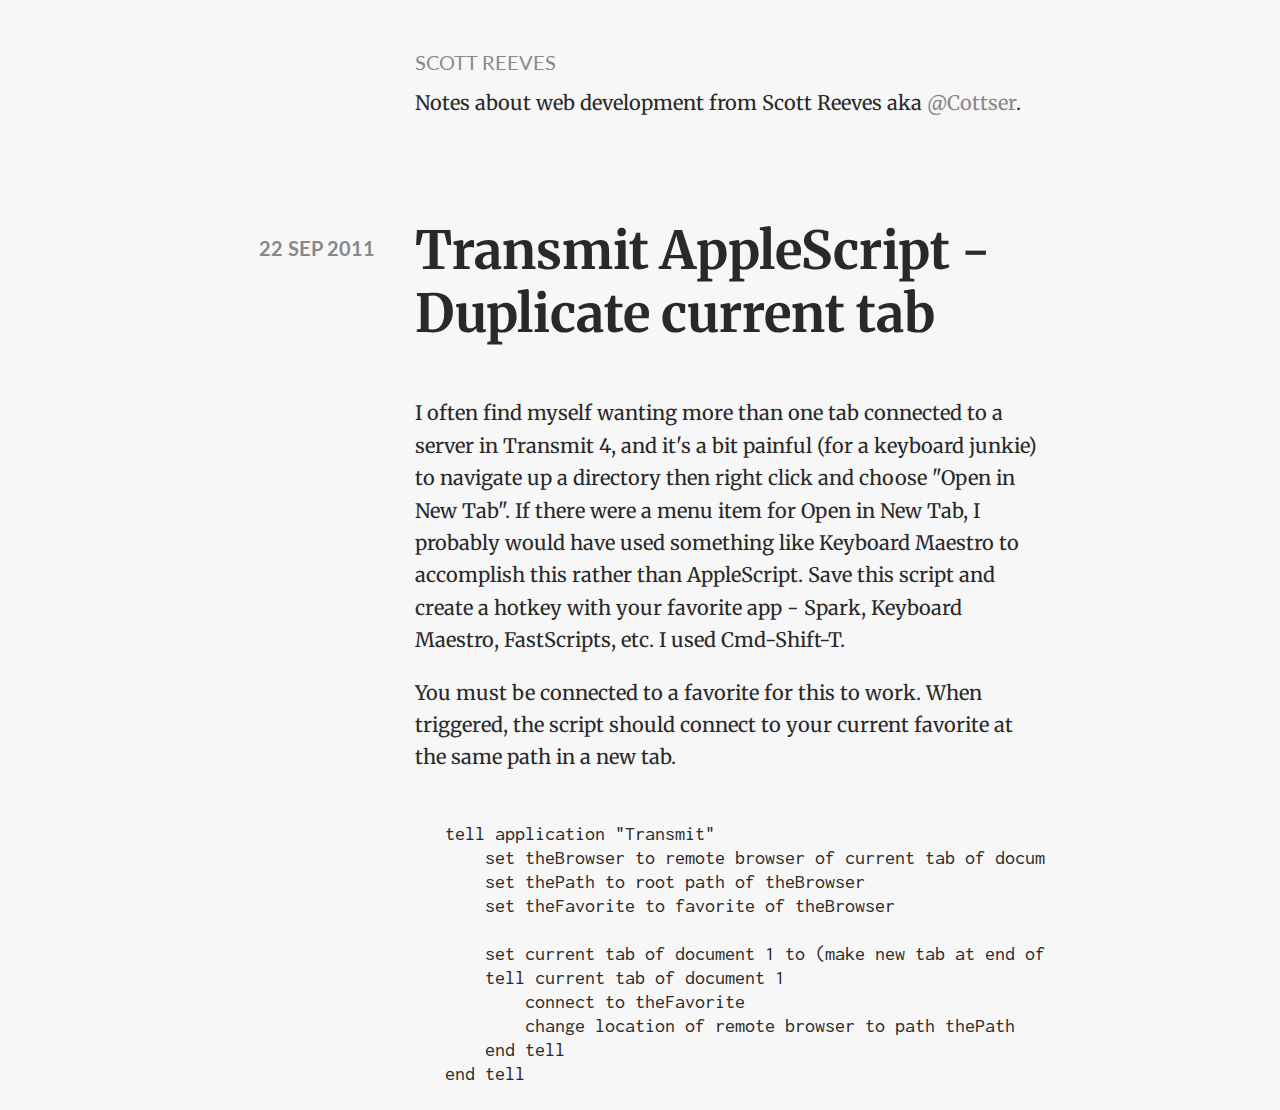
<file: transmit-applescript-duplicate-current-tab/index.html>
<!DOCTYPE html>
<html lang="en" dir="ltr">


<!-- Mirrored from scottreev.es/transmit-applescript-duplicate-current-tab by HTTrack Website Copier/3.x [XR&CO'2014], Fri, 13 Apr 2018 20:20:58 GMT -->
<!-- Added by HTTrack --><meta http-equiv="content-type" content="text/html;charset=utf-8" /><!-- /Added by HTTrack -->
<head profile="http://www.w3.org/1999/xhtml/vocab">
  <meta http-equiv="Content-Type" content="text/html; charset=utf-8" />
<meta name="viewport" content="width=device-width" />
<link rel="shortcut icon" href="/sites/default/files/favicon/index.ico" type="image/vnd.microsoft.icon" />
<link rel="canonical" href="index.html" />
<link rel="shortlink" href="index.html" />
  <title>Transmit AppleScript - Duplicate current tab | Scott Reeves</title>
  <link type="text/css" rel="stylesheet" href="/sites/default/files/css/css_xE-rWrJf-fncB6ztZfd2huxqgxu4WO-qwma6Xer30m4/index.css" media="all" />
<link type="text/css" rel="stylesheet" href="/sites/default/files/css/css_sdyyIuqV_D0sgcuYxlQjQRjXrhAHul_ByaHN6dBpqGw/index.css" media="all" />
<link type="text/css" rel="stylesheet" href="/sites/default/files/css/css_7R577oMS4cSXMKmhPWrnoZgq6iut-vYvP77fhCusy6c/index.css" media="all" />
<link type="text/css" rel="stylesheet" href="//fonts.googleapis.com/css?family=Merriweather:400italic,400,700|Lato|Inconsolata" media="all" />
<link type="text/css" rel="stylesheet" href="/sites/default/files/css/css_MV40ffLcpIy7KDn-KTc0kUcFIX3cYia2xSERfnfF7us/index.css" media="all" />
<link type="text/css" rel="stylesheet" href="/sites/default/files/css/css_kQIHW8IK05QcGoiSDUbtiixB0pjbcFlzvvbXhazGTv8/index.css" media="all" />
  <script type="text/javascript" src="/sites/default/files/js/js_UWQINlriydSoeSiGQxToOUdv493zEa7dpsXC1OtYlZU/index.js"></script>
<script type="text/javascript" src="/sites/default/files/js/js_JvoCK6J4Oqu8yaspRhg59lHcx6LPBC2e7sqNRaV-aWk/index.js"></script>
<script type="text/javascript">
<!--//--><![CDATA[//><!--
jQuery.extend(Drupal.settings, {"basePath":"\/","pathPrefix":"","ajaxPageState":{"theme":"writer","theme_token":"hs8CpPsuHl_211UD0ry5PeT7QUx1wJlJJYv3Wdap2lY","js":{"misc\/jquery.js":1,"misc\/jquery.once.js":1,"misc\/drupal.js":1,"sites\/all\/themes\/writer\/js\/script.js":1},"css":{"modules\/system\/system.base.css":1,"modules\/system\/system.menus.css":1,"modules\/system\/system.messages.css":1,"modules\/system\/system.theme.css":1,"modules\/field\/theme\/field.css":1,"modules\/node\/node.css":1,"modules\/search\/search.css":1,"modules\/user\/user.css":1,"sites\/all\/modules\/custom\/codefilter\/codefilter.css":1,"sites\/all\/modules\/contrib\/ctools\/css\/ctools.css":1,"http:\/\/fonts.googleapis.com\/css?family=Merriweather:400italic,400,700|Lato|Inconsolata":1,"sites\/all\/themes\/writer\/css\/style.css":1,"sites\/all\/themes\/writer\/css\/simple-format.css":1}}});
//--><!]]>
</script>

</head>
<body class="html not-front not-logged-in no-sidebars page-node page-node- page-node-2 node-type-blog" >
  <div id="skip-link">
    <a href="#main-content" class="element-invisible element-focusable">Skip to main content</a>
  </div>

<div id="wrapper">
    <header id="site-header">
  	<div class="head-wrap clearfix">
	    <h1 id="site-name">
	     <a href="#">Scott Reeves</a>
	    </h1>
      <nav id="main-nav">
              </nav>
	  </div>
	  <div class="region region-header">
    <div id="block-block-1" class="block block-block">


  <div class="content">
    <p>Notes about web development from Scott Reeves aka <a href="https://twitter.com/Cottser">@Cottser</a>.</p>
  </div>
</div>
  </div>
  </header>
    <section class="main-content">
  	  	<a id="main-content"></a>
  	    <h1 class="title" id="page-title">Transmit AppleScript - Duplicate current tab</h1>        <div class="tabs"></div>              <div class="region region-content">
    <div id="block-system-main" class="block block-system">


  <div class="content">
    <div id="node-2" class="node node-blog node-promoted clearfix">

      <div class="meta">
            <time class="submitted date" datetime="2011-09-22 19:29:09">22 Sep 2011</time>
          </div>
    <div class="content">
      <div class="field field-name-body field-type-text-with-summary field-label-hidden"><div class="field-items"><div class="field-item even"><p>I often find myself wanting more than one tab connected to a server in Transmit 4, and it's a bit painful (for a keyboard junkie) to navigate up a directory then right click and choose "Open in New Tab". If there were a menu item for Open in New Tab, I probably would have used something like Keyboard Maestro to accomplish this rather than AppleScript.
Save this script and create a hotkey with your favorite app - Spark, Keyboard Maestro, FastScripts, etc. I used Cmd-Shift-T.</p>

<p>You must be connected to a favorite for this to work. When triggered, the script should connect to your current favorite at the same path in a new tab.</p>

<pre><code language="applescript">
tell application "Transmit"
    set theBrowser to remote browser of current tab of document 1
    set thePath to root path of theBrowser
    set theFavorite to favorite of theBrowser

    set current tab of document 1 to (make new tab at end of document 1)
    tell current tab of document 1
        connect to theFavorite
        change location of remote browser to path thePath
    end tell
end tell
</code></pre>
</div></div></div>    </div>
          </div>
  </div>
</div>
  </div>
  </section>

</div> <!-- end wrapper -->
  </body>

<!-- Mirrored from scottreev.es/transmit-applescript-duplicate-current-tab by HTTrack Website Copier/3.x [XR&CO'2014], Fri, 13 Apr 2018 20:20:59 GMT -->
</html>
</file>
<file: sites/default/files/css/css_xE-rWrJf-fncB6ztZfd2huxqgxu4WO-qwma6Xer30m4/index.css>
#autocomplete{border:1px solid;overflow:hidden;position:absolute;z-index:100;}#autocomplete ul{list-style:none;list-style-image:none;margin:0;padding:0;}#autocomplete li{background:#fff;color:#000;cursor:default;white-space:pre;zoom:1;}html.js input.form-autocomplete{background-image:url(../../../../../misc/throbber-inactive/index.png);background-position:100% center;background-repeat:no-repeat;}html.js input.throbbing{background-image:url(../../../../../misc/throbber-active/index.gif);background-position:100% center;}html.js fieldset.collapsed{border-bottom-width:0;border-left-width:0;border-right-width:0;height:1em;}html.js fieldset.collapsed .fieldset-wrapper{display:none;}fieldset.collapsible{position:relative;}fieldset.collapsible .fieldset-legend{display:block;}.form-textarea-wrapper textarea{display:block;margin:0;width:100%;-moz-box-sizing:border-box;-webkit-box-sizing:border-box;box-sizing:border-box;}.resizable-textarea .grippie{background:#eee url(../../../../../misc/grippie/index.png) no-repeat center 2px;border:1px solid #ddd;border-top-width:0;cursor:s-resize;height:9px;overflow:hidden;}body.drag{cursor:move;}.draggable a.tabledrag-handle{cursor:move;float:left;height:1.7em;margin-left:-1em;overflow:hidden;text-decoration:none;}a.tabledrag-handle:hover{text-decoration:none;}a.tabledrag-handle .handle{background:url(../../../../../misc/draggable/index.png) no-repeat 6px 9px;height:13px;margin:-0.4em 0.5em;padding:0.42em 0.5em;width:13px;}a.tabledrag-handle-hover .handle{background-position:6px -11px;}div.indentation{float:left;height:1.7em;margin:-0.4em 0.2em -0.4em -0.4em;padding:0.42em 0 0.42em 0.6em;width:20px;}div.tree-child{background:url(../../../../../misc/tree/index.png) no-repeat 11px center;}div.tree-child-last{background:url(../../../../../misc/tree-bottom/index.png) no-repeat 11px center;}div.tree-child-horizontal{background:url(../../../../../misc/tree/index.png) no-repeat -11px center;}.tabledrag-toggle-weight-wrapper{text-align:right;}table.sticky-header{background-color:#fff;margin-top:0;}.progress .bar{background-color:#fff;border:1px solid;}.progress .filled{background-color:#000;height:1.5em;width:5px;}.progress .percentage{float:right;}.ajax-progress{display:inline-block;}.ajax-progress .throbber{background:transparent url(../../../../../misc/throbber-active/index.gif) no-repeat 0px center;float:left;height:15px;margin:2px;width:15px;}.ajax-progress .message{padding-left:20px;}tr .ajax-progress .throbber{margin:0 2px;}.ajax-progress-bar{width:16em;}.container-inline div,.container-inline label{display:inline;}.container-inline .fieldset-wrapper{display:block;}.nowrap{white-space:nowrap;}html.js .js-hide{display:none;}.element-hidden{display:none;}.element-invisible{position:absolute !important;clip:rect(1px 1px 1px 1px);clip:rect(1px,1px,1px,1px);overflow:hidden;height:1px;}.element-invisible.element-focusable:active,.element-invisible.element-focusable:focus{position:static !important;clip:auto;overflow:visible;height:auto;}.clearfix:after{content:".";display:block;height:0;clear:both;visibility:hidden;}* html .clearfix{height:1%;}*:first-child + html .clearfix{min-height:1%;}
ul.menu{border:none;list-style:none;text-align:left;}ul.menu li{margin:0 0 0 0.5em;}ul li.expanded{list-style-image:url(../../../../../misc/menu-expanded/index.png);list-style-type:circle;}ul li.collapsed{list-style-image:url(../../../../../misc/menu-collapsed/index.png);list-style-type:disc;}ul li.leaf{list-style-image:url(../../../../../misc/menu-leaf/index.png);list-style-type:square;}li.expanded,li.collapsed,li.leaf{padding:0.2em 0.5em 0 0;margin:0;}li a.active{color:#000;}td.menu-disabled{background:#ccc;}ul.inline,ul.links.inline{display:inline;padding-left:0;}ul.inline li{display:inline;list-style-type:none;padding:0 0.5em;}.breadcrumb{padding-bottom:0.5em;}ul.primary{border-bottom:1px solid #bbb;border-collapse:collapse;height:auto;line-height:normal;list-style:none;margin:5px;padding:0 0 0 1em;white-space:nowrap;}ul.primary li{display:inline;}ul.primary li a{background-color:#ddd;border-color:#bbb;border-style:solid solid none solid;border-width:1px;height:auto;margin-right:0.5em;padding:0 1em;text-decoration:none;}ul.primary li.active a{background-color:#fff;border:1px solid #bbb;border-bottom:1px solid #fff;}ul.primary li a:hover{background-color:#eee;border-color:#ccc;border-bottom-color:#eee;}ul.secondary{border-bottom:1px solid #bbb;padding:0.5em 1em;margin:5px;}ul.secondary li{border-right:1px solid #ccc;display:inline;padding:0 1em;}ul.secondary a{padding:0;text-decoration:none;}ul.secondary a.active{border-bottom:4px solid #999;}
div.messages{background-position:8px 8px;background-repeat:no-repeat;border:1px solid;margin:6px 0;padding:10px 10px 10px 50px;}div.status{background-image:url(../../../../../misc/message-24-ok/index.png);border-color:#be7;}div.status,.ok{color:#234600;}div.status,table tr.ok{background-color:#f8fff0;}div.warning{background-image:url(../../../../../misc/message-24-warning/index.png);border-color:#ed5;}div.warning,.warning{color:#840;}div.warning,table tr.warning{background-color:#fffce5;}div.error{background-image:url(../../../../../misc/message-24-error/index.png);border-color:#ed541d;}div.error,.error{color:#8c2e0b;}div.error,table tr.error{background-color:#fef5f1;}div.error p.error{color:#333;}div.messages ul{margin:0 0 0 1em;padding:0;}div.messages ul li{list-style-image:none;}
fieldset{margin-bottom:1em;padding:0.5em;}form{margin:0;padding:0;}hr{border:1px solid gray;height:1px;}img{border:0;}table{border-collapse:collapse;}th{border-bottom:3px solid #ccc;padding-right:1em;text-align:left;}tbody{border-top:1px solid #ccc;}tr.even,tr.odd{background-color:#eee;border-bottom:1px solid #ccc;padding:0.1em 0.6em;}th.active img{display:inline;}td.active{background-color:#ddd;}.item-list .title{font-weight:bold;}.item-list ul{margin:0 0 0.75em 0;padding:0;}.item-list ul li{margin:0 0 0.25em 1.5em;padding:0;}.form-item,.form-actions{margin-top:1em;margin-bottom:1em;}tr.odd .form-item,tr.even .form-item{margin-top:0;margin-bottom:0;white-space:nowrap;}.form-item .description{font-size:0.85em;}label{display:block;font-weight:bold;}label.option{display:inline;font-weight:normal;}.form-checkboxes .form-item,.form-radios .form-item{margin-top:0.4em;margin-bottom:0.4em;}.form-type-radio .description,.form-type-checkbox .description{margin-left:2.4em;}input.form-checkbox,input.form-radio{vertical-align:middle;}.marker,.form-required{color:#f00;}.form-item input.error,.form-item textarea.error,.form-item select.error{border:2px solid red;}.container-inline .form-actions,.container-inline.form-actions{margin-top:0;margin-bottom:0;}.more-link{text-align:right;}.more-help-link{text-align:right;}.more-help-link a{background:url(../../../../../misc/help/index.png) 0 50% no-repeat;padding:1px 0 1px 20px;}.item-list .pager{clear:both;text-align:center;}.item-list .pager li{background-image:none;display:inline;list-style-type:none;padding:0.5em;}.pager-current{font-weight:bold;}#autocomplete li.selected{background:#0072b9;color:#fff;}html.js fieldset.collapsible .fieldset-legend{background:url(../../../../../misc/menu-expanded/index.png) 5px 65% no-repeat;padding-left:15px;}html.js fieldset.collapsed .fieldset-legend{background-image:url(../../../../../misc/menu-collapsed/index.png);background-position:5px 50%;}.fieldset-legend span.summary{color:#999;font-size:0.9em;margin-left:0.5em;}tr.drag{background-color:#fffff0;}tr.drag-previous{background-color:#ffd;}.tabledrag-toggle-weight{font-size:0.9em;}body div.tabledrag-changed-warning{margin-bottom:0.5em;}tr.selected td{background:#ffc;}td.checkbox,th.checkbox{text-align:center;}.progress{font-weight:bold;}.progress .bar{background:#ccc;border-color:#666;margin:0 0.2em;-moz-border-radius:3px;-webkit-border-radius:3px;border-radius:3px;}.progress .filled{background:#0072b9 url(../../../../../misc/progress/index.gif);}
</file>
<file: sites/default/files/css/css_sdyyIuqV_D0sgcuYxlQjQRjXrhAHul_ByaHN6dBpqGw/index.css>
.field .field-label{font-weight:bold;}.field-label-inline .field-label,.field-label-inline .field-items{float:left;}form .field-multiple-table{margin:0;}form .field-multiple-table th.field-label{padding-left:0;}form .field-multiple-table td.field-multiple-drag{width:30px;padding-right:0;}form .field-multiple-table td.field-multiple-drag a.tabledrag-handle{padding-right:.5em;}form .field-add-more-submit{margin:.5em 0 0;}
.node-unpublished{background-color:#fff4f4;}.preview .node{background-color:#ffffea;}td.revision-current{background:#ffc;}
.search-form{margin-bottom:1em;}.search-form input{margin-top:0;margin-bottom:0;}.search-results{list-style:none;}.search-results p{margin-top:0;}.search-results .title{font-size:1.2em;}.search-results li{margin-bottom:1em;}.search-results .search-snippet-info{padding-left:1em;}.search-results .search-info{font-size:0.85em;}.search-advanced .criterion{float:left;margin-right:2em;}.search-advanced .action{float:left;clear:left;}
#permissions td.module{font-weight:bold;}#permissions td.permission{padding-left:1.5em;}#permissions tr.odd .form-item,#permissions tr.even .form-item{white-space:normal;}#user-admin-settings fieldset .fieldset-description{font-size:0.85em;padding-bottom:.5em;}#user-admin-roles td.edit-name{clear:both;}#user-admin-roles .form-item-name{float:left;margin-right:1em;}.password-strength{width:17em;float:right;margin-top:1.4em;}.password-strength-title{display:inline;}.password-strength-text{float:right;font-weight:bold;}.password-indicator{background-color:#C4C4C4;height:0.3em;width:100%;}.password-indicator div{height:100%;width:0%;background-color:#47C965;}input.password-confirm,input.password-field{width:16em;margin-bottom:0.4em;}div.password-confirm{float:right;margin-top:1.5em;visibility:hidden;width:17em;}div.form-item div.password-suggestions{padding:0.2em 0.5em;margin:0.7em 0;width:38.5em;border:1px solid #B4B4B4;}div.password-suggestions ul{margin-bottom:0;}.confirm-parent,.password-parent{clear:left;margin:0;width:36.3em;}.profile{clear:both;margin:1em 0;}.profile .user-picture{float:right;margin:0 1em 1em 0;}.profile h3{border-bottom:1px solid #ccc;}.profile dl{margin:0 0 1.5em 0;}.profile dt{margin:0 0 0.2em 0;font-weight:bold;}.profile dd{margin:0 0 1em 0;}
</file>
<file: sites/default/files/css/css_7R577oMS4cSXMKmhPWrnoZgq6iut-vYvP77fhCusy6c/index.css>
div.codeblock{padding:5px;border:1px solid #CCC;background-color:#EEE;}
.ctools-locked{color:red;border:1px solid red;padding:1em;}.ctools-owns-lock{background:#FFFFDD none repeat scroll 0 0;border:1px solid #F0C020;padding:1em;}a.ctools-ajaxing,input.ctools-ajaxing,button.ctools-ajaxing,select.ctools-ajaxing{padding-right:18px !important;background:url(../../../../all/modules/contrib/ctools/images/status-active/index.gif) right center no-repeat;}div.ctools-ajaxing{float:left;width:18px;background:url(../../../../all/modules/contrib/ctools/images/status-active/index.gif) center center no-repeat;}
</file>
<file: sites/default/files/css/css_MV40ffLcpIy7KDn-KTc0kUcFIX3cYia2xSERfnfF7us/index.css>
html,body,div,span,applet,object,iframe,h1,h2,h3,h4,h5,h6,p,blockquote,pre,a,abbr,acronym,address,big,cite,code,del,dfn,em,img,ins,kbd,q,s,samp,small,strike,strong,sub,sup,tt,var,b,u,i,center,dl,dt,dd,ol,ul,li,fieldset,form,label,legend,table,caption,tbody,tfoot,thead,tr,th,td,article,aside,canvas,details,figcaption,figure,footer,header,hgroup,menu,nav,section,summary,time,mark,audio,video{border:0;font:inherit;font-size:100%;margin:0;outline:0;padding:0;vertical-align:baseline;}article,aside,details,figcaption,figure,footer,header,hgroup,menu,nav,section{display:block;}body{line-height:1;}ol,ul{list-style:none;}blockquote,q{quotes:none;}blockquote:before,blockquote:after,q:before,q:after{content:'';content:none;}ins{text-decoration:none;}del{text-decoration:line-through;}table{border-collapse:collapse;border-spacing:0;}body{background-color:#f7f7f7;color:#292929;font-family:'Merriweather','Palatino Linotype','Book Antiqua',Palatino,serif;}h1,h2,h3,h4,h5,h6{font-weight:700;line-height:1.2em;margin:1em 0;}h1{font-size:2.62em;}h2{font-size:1.94em;}h3{font-size:1.62em;}h4{font-size:1.4em;}h5{font-size:1.2em;}h6{font-size:1em;}p{margin-bottom:1em;}a{color:#888888;text-decoration:none;}ul,ol,dl{margin:1em 0;padding-left:40px;}em{font-style:italic;}strong{font-weight:bold;}ul li{list-style-type:disc;}ol li{list-style-type:decimal;}blockquote{font-style:italic;margin-left:1.94em;}#wrapper{font-size:1.25em;margin:0 auto;max-width:630px;padding:0 0 0 180px;}section{line-height:1.62em;padding-top:1px;position:relative;}#site-header{padding:1.62em 0;width:100%;}.head-wrap{padding:1em 0;}#site-name{display:block;float:left;font-size:1em;font-weight:normal;line-height:1em;margin:0px;width:48%;}#site-name a{color:#888888;font-family:'Lato',Helvetica,sans-serif;font-size:1em;line-height:1em;text-decoration:none;text-transform:uppercase;}.comment p{font-size:0.9em;}.comment .submitted{font-size:0.8em;margin-bottom:8px;}#comments h2{font-size:1.62em;}#comments h3{font-size:1.3em;}#comments h4{font-size:1.2em;}#comments h5{font-size:1.1em;}#comments .filter-wrapper{font-size:0.8em;}div.messages{padding:0 6px;}.status{background:#b2d8ff;border:1px solid #4a77a3;}ul.primary{font-size:0.9em;}nav{float:right;max-width:48%;}nav ul{margin:0;}nav li{float:left;line-height:11px;list-style-type:none;padding:4px 0.5em;}nav a{color:#888888;display:block;font-family:'Lato',Helvetica,sans-serif;font-size:0.62em;margin-bottom:4px;padding-bottom:6px;text-decoration:none;text-transform:uppercase;}.head-wrap nav a.active{border-bottom:2px solid #888888;color:#888888;padding-bottom:4px;text-decoration:none;}nav h2{display:none;}li a.active{color:#888888;text-decoration:none;}ul.tabs li.active a{background-color:#f7f7f7;border-bottom-color:#f7f7f7;}.date{color:#888888;display:block;font-family:'Lato',Helvetica,sans-serif;font-weight:700;left:-190px;line-height:1.2em;position:absolute;text-align:right;text-transform:uppercase;top:49px;width:150px;}.date-wrap time.date{top:49px;}.meta time.date{top:70px;}.date-wrap{padding-top:1px;position:relative;}.date-wrap h2{margin-bottom:0;}.main-content img{height:auto;margin:20px;max-width:95%;width:auto;}.item-list ul.pager{font-size:0.7em;margin-top:50px;}.field-type-taxonomy-term-reference{margin-bottom:1em;}.field-type-taxonomy-term-reference div.field-item{display:inline;}.field-type-taxonomy-term-reference div.field-item a{padding-right:1em;}footer{float:right;padding:1.62em 0;width:100%;}#footer_left{float:left;width:49%;}#footer_right{float:right;width:49%;}.footer-msg{color:#292929;}.footer-msg h2{display:none;}.foot-links{float:right;margin-left:15px;max-width:50%;}.foot-wrap{font-family:'Lato',Helvetica,sans-serif;font-size:0.62em;padding-top:15px;text-decoration:none;text-transform:uppercase;}.foot-wrap .links ul{margin:0;}.foot-wrap .links li{float:left;line-height:11px;list-style-type:none;padding:0px 0.5em 8px;}.foot-wrap .links a{color:#888888;display:block;font-size:1em;}@media screen and (max-width:780px){.date{position:static;text-align:left;}.meta time.date{padding-bottom:1.62em;}.main-content > h1{margin:25px 0px;}#wrapper{padding:0 15px;}}@media screen and (max-width:580px){input:not([type]),input[type="text"],input[type="password"]{width:90%;}#footer_left{float:none;width:100%;}#footer_right{float:none;width:100%;}#wrapper{font-size:1em;}.head-wrap{font-size:1.25em;padding:1em 0px 0px;}footer .foot-wrap{font-size:0.75em;}#site-header{padding:0px;}#site-name{text-align:center;width:100%;}#main-nav{max-width:100%;padding-top:20px;width:100%;}#main-nav > h2{color:#888;display:block;font-family:'Lato',Helvetica,sans-serif;font-size:0.62em;font-weight:normal;margin:0px 0px -1px;padding:14px;text-align:center;text-transform:uppercase;}.js #main-menu{display:none;}#main-menu{display:block;}#main-menu li{-moz-box-sizing:border-box;-webkit-box-sizing:border-box;box-sizing:border-box;margin-bottom:-1px;padding:0px;width:100%;}#main-menu li a{display:block;margin:0px;padding:14px;text-align:center;}#menu-arrow{background:url(../../../../all/themes/writer/img/dropdown-arrows/index.png) 2px -13px no-repeat;height:12px;padding-right:24px;}#menu-arrow.menu-open{background:url(../../../../all/themes/writer/img/dropdown-arrows/index.png) 2px 0px no-repeat;}.head-wrap nav a.active{border-bottom:none;}}.hide{display:none;}.left{float:left;}.right{float:right;}.clear{clear:both;}.bold{font-weight:bold;}.clearfix:before,.clearfix:after{content:"";display:table;}.clearfix:after{clear:both;}.clearfix{zoom:1;}
</file>
<file: sites/default/files/css/css_kQIHW8IK05QcGoiSDUbtiixB0pjbcFlzvvbXhazGTv8/index.css>
code,samp,kbd{font-family:"Inconsolata","Menlo","Consolas",monospace;padding:0 6px;text-align:left;}pre,pre code{font-family:"Inconsolata","Menlo","Consolas",monospace;line-height:1.2em;margin:1.2em 0;overflow:auto;padding:0 0 0 1.5em;}pre code{padding:0;}*:first-child+html pre{overflow:visible;overflow-x:auto;overflow-y:hidden;padding-bottom:2em;}* html pre{overflow:visible;overflow-x:auto;padding-bottom:2em;}
</file>
